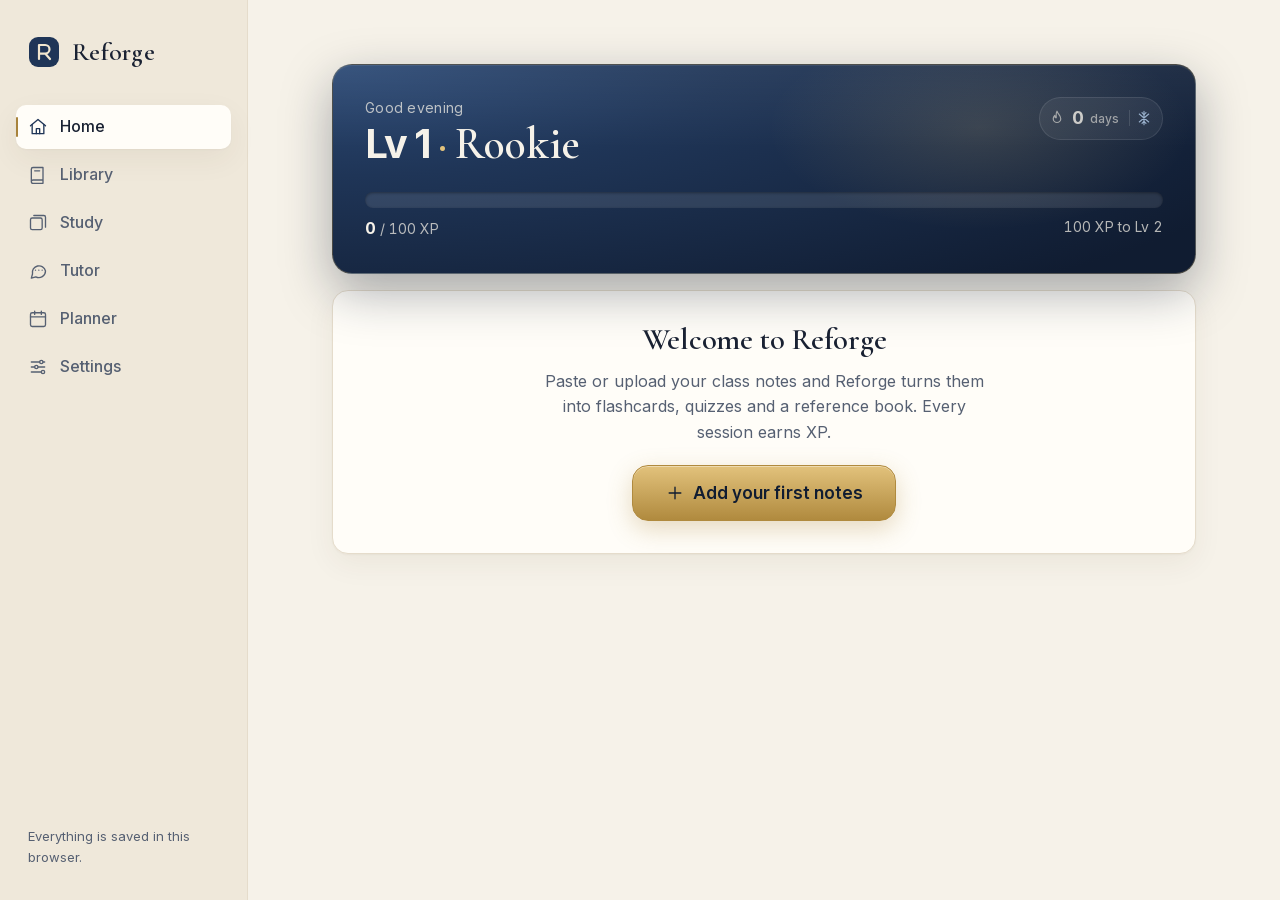
<file: src/index.html>
<!doctype html>
<html lang="en">
<head>
  <meta charset="utf-8">
  <meta name="viewport" content="width=device-width, initial-scale=1, viewport-fit=cover">
  <title>Reforge | Notes into study tools</title>
  <meta name="description" content="Paste or upload your class notes and Reforge turns them into flashcards, quizzes, exam questions and a printable reference book. Free and private.">
  <meta name="theme-color" content="#1f3557">
  <meta property="og:type" content="website">
  <meta property="og:site_name" content="Reforge">
  <meta property="og:title" content="Reforge | Notes into study tools">
  <meta property="og:description" content="Paste or upload your class notes and Reforge turns them into flashcards, quizzes, exam questions and a printable reference book. Free and private.">
  <meta property="og:url" content="https://reforge-study.netlify.app/">
  <meta property="og:image" content="https://reforge-study.netlify.app/og-image.jpg">
  <meta property="og:image:width" content="1200">
  <meta property="og:image:height" content="630">
  <meta property="og:image:alt" content="Reforge: paste your notes, get flashcards, quizzes and a reference book.">
  <meta name="twitter:card" content="summary_large_image">
  <meta name="twitter:title" content="Reforge | Notes into study tools">
  <meta name="twitter:description" content="Paste or upload your class notes and Reforge turns them into flashcards, quizzes, exam questions and a printable reference book. Free and private.">
  <meta name="twitter:image" content="https://reforge-study.netlify.app/og-image.jpg">
  <link rel="canonical" href="https://reforge-study.netlify.app/">
  <link rel="icon" href="icon.svg" type="image/svg+xml">
  <link rel="icon" href="icons/favicon-32.png" type="image/png" sizes="32x32">
  <link rel="apple-touch-icon" href="icons/apple-touch-icon.png">
  <link rel="manifest" href="manifest.json">
  <meta name="apple-mobile-web-app-capable" content="yes">
  <meta name="apple-mobile-web-app-status-bar-style" content="default">
  <meta name="apple-mobile-web-app-title" content="Reforge">
  <link rel="preload" href="fonts/inter-latin.woff2" as="font" type="font/woff2" crossorigin>
  <link rel="stylesheet" href="styles.css">
  <link rel="stylesheet" href="motion.css">
</head>
<body>
  <a class="skip-link" href="#view">Skip to content</a>

  <div class="app">
    <aside class="sidebar" aria-label="Main">
      <a class="brand" href="#/home" aria-label="Reforge home">
        <svg class="brand-mark" viewBox="0 0 32 32" aria-hidden="true"><rect x="1" y="1" width="30" height="30" rx="9"/><path d="M11 23V9h6.2a4.3 4.3 0 0 1 0 8.6H11m6.2 0L22 23"/></svg>
        <span class="brand-name">Reforge</span>
      </a>
      <nav class="nav" data-nav></nav>
      <div class="sidebar-foot">
        <span class="progress-badge" data-progress hidden></span>
        <p>Everything is saved in this browser.</p>
      </div>
    </aside>

    <header class="topbar">
      <a class="brand" href="#/home" aria-label="Reforge home">
        <svg class="brand-mark" viewBox="0 0 32 32" aria-hidden="true"><rect x="1" y="1" width="30" height="30" rx="9"/><path d="M11 23V9h6.2a4.3 4.3 0 0 1 0 8.6H11m6.2 0L22 23"/></svg>
        <span class="brand-name">Reforge</span>
      </a>
      <span class="progress-badge" data-progress hidden></span>
    </header>

    <main id="view" class="view" tabindex="-1"></main>

    <nav class="tabbar" aria-label="Main" data-nav></nav>
  </div>

  <dialog class="sheet" id="sheet" aria-labelledby="sheet-title"></dialog>
  <div class="toast-region" role="status" aria-live="polite"></div>

  <script src="motion.js"></script>
  <script src="core.js"></script>
  <script src="db.js"></script>
  <script src="srs.js"></script>
  <script src="rewards.js"></script>
  <script src="ai.js"></script>
  <script src="diagrams.js"></script>
  <script src="upload.js"></script>
  <script src="book.js"></script>
  <script src="library.js"></script>
  <script src="study.js"></script>
  <script src="tutor.js"></script>
  <script src="planner.js"></script>
  <script src="settings.js"></script>
  <script src="master.js"></script>
  <script src="home.js"></script>
  <script src="app.js"></script>
</body>
</html>
</file>
<file: src/styles.css>
/* Reforge styles.
   Light, luxurious and easy on the eyes for long sessions:
   warm ivory paper, ink-navy text, deep navy actions, antique gold highlights.
   Every colour, size and radius comes from the variables below. */

/* Fonts: self-hosted (Latin), so they load fast and work offline */
@font-face { font-family: "Inter"; font-style: normal; font-weight: 400 700; font-display: swap; src: url("fonts/inter-latin.woff2") format("woff2"); }
@font-face { font-family: "Cormorant Garamond"; font-style: normal; font-weight: 500 600; font-display: swap; src: url("fonts/cormorant-garamond-latin.woff2") format("woff2"); }

:root {
  /* Lookbook variables */
  --bg: #f6f2e9;
  --surface: #fffdf8;
  --text: #1a2233;
  --text-muted: #566072;
  --accent: #1f3557;
  --accent-contrast: #fbf8f1;
  --border: #e5dccb;
  --radius: 16px;
  --shadow: 0 1px 2px rgba(70, 52, 22, 0.04), 0 10px 30px rgba(70, 52, 22, 0.06);
  --section-space: 48px;
  --font-display: "Cormorant Garamond", "Iowan Old Style", Georgia, serif;
  --font-body: "Inter", system-ui, -apple-system, sans-serif;

  /* Extended palette */
  --bg-deep: #efe8da;
  --surface-sunken: #f4efe4;
  --glass: rgba(251, 248, 241, 0.72);
  --text-faint: #626979;
  --accent-hover: #162843;
  --accent-soft: #e6ebf2;
  --gold: #a8833c;
  --gold-text: #82632a;
  --gold-soft: #f2e7cf;
  --gold-wash: #faf3e3;
  --gold-deep: #7a5b22;
  --gold-deeper: #684c1a;
  --border-strong: #d5c9b1;
  --focus: #3a6ea5;
  --danger: #9b2c2c;
  --danger-soft: #f7e6e2;
  --danger-line: #e2b9b2;
  --success: #2f6b4f;
  --success-soft: #e3efe7;
  --mark: #f3e2b3;
  --scrim: rgba(26, 34, 51, 0.32);
  --hairline: rgba(0, 0, 0, 0.06);
  --on-accent-tint: rgba(255, 255, 255, 0.12);
  --paper: #ffffff;
  --shadow-lift: 0 1px 2px rgba(70, 52, 22, 0.05), 0 18px 40px rgba(70, 52, 22, 0.1);
  --shadow-sheet: 0 30px 80px rgba(26, 34, 51, 0.22);
  --shadow-toast: 0 12px 30px rgba(26, 34, 51, 0.25);
  --shadow-tab: 0 1px 3px rgba(70, 52, 22, 0.1);

  /* Subject colours: muted, distinct, all readable on ivory */
  --subject-navy: #2c4a7a;
  --subject-sage: #557359;
  --subject-burgundy: #8a3a45;
  --subject-ochre: #9c7024;
  --subject-teal: #2d6a6e;
  --subject-plum: #67497a;
  --subject-slate: #556072;
  --subject-terracotta: #a65a3a;

  /* Spacing scale */
  --space-1: 4px;
  --space-2: 8px;
  --space-3: 12px;
  --space-4: 16px;
  --space-5: 24px;
  --space-6: 32px;
  --space-7: 48px;
  --space-8: 64px;

  --radius-sm: 10px;
  --radius-pill: 999px;
  --ease: cubic-bezier(0.2, 0.7, 0.2, 1);
  --dur: 240ms;
  --sidebar-w: 248px;
  --tabbar-h: 64px;
  --content-max: 960px;
}

/* Base */
*, *::before, *::after { box-sizing: border-box; }
html { -webkit-text-size-adjust: 100%; scroll-padding-top: 80px; }
body {
  margin: 0;
  background: var(--bg);
  color: var(--text);
  font-family: var(--font-body);
  font-size: 16px;
  line-height: 1.6;
  -webkit-font-smoothing: antialiased;
  text-rendering: optimizeLegibility;
  overflow-x: hidden;
}
h1, h2, h3, p { margin: 0; }
h1, h2 {
  font-family: var(--font-display);
  font-weight: 600;
  letter-spacing: -0.01em;
  line-height: 1.1;
}
h1 { font-size: clamp(2.25rem, 1.6rem + 2.6vw, 3.25rem); }
h2 { font-size: clamp(1.6rem, 1.3rem + 1.2vw, 2rem); }
h3 { font-size: 1.0625rem; font-weight: 600; line-height: 1.35; }
a { color: var(--accent); text-underline-offset: 3px; }
a:hover { color: var(--accent-hover); }
button, input, textarea, select { font: inherit; color: inherit; }
svg { flex-shrink: 0; }
:focus-visible { outline: 2px solid var(--focus); outline-offset: 2px; border-radius: 6px; }
::selection { background: var(--mark); }
.visually-hidden {
  position: absolute; width: 1px; height: 1px; padding: 0; margin: -1px;
  overflow: hidden; clip: rect(0 0 0 0); white-space: nowrap; border: 0;
}
.skip-link {
  position: absolute; left: var(--space-4); top: -60px; z-index: 100;
  background: var(--accent); color: var(--accent-contrast);
  padding: var(--space-2) var(--space-4); border-radius: var(--radius-sm);
}
.skip-link:focus { top: var(--space-4); color: var(--accent-contrast); }

/* App frame */
.app { min-height: 100vh; min-height: 100dvh; }

.brand {
  display: inline-flex; align-items: center; gap: var(--space-3);
  text-decoration: none; color: var(--text);
}
.brand-mark { width: 32px; height: 32px; }
.brand-mark rect { fill: var(--accent); }
.brand-mark path { fill: none; stroke: var(--gold-soft); stroke-width: 2.2; stroke-linecap: round; stroke-linejoin: round; }
.brand-name { font-family: var(--font-display); font-size: 1.6rem; font-weight: 600; letter-spacing: 0.01em; }

.sidebar { display: none; }

.topbar {
  position: sticky; top: 0; z-index: 20;
  display: flex; align-items: center;
  padding: calc(var(--space-3) + env(safe-area-inset-top)) var(--space-4) var(--space-3);
  background: var(--glass);
  -webkit-backdrop-filter: saturate(1.4) blur(18px);
  backdrop-filter: saturate(1.4) blur(18px);
  border-bottom: 1px solid var(--border);
}

.view {
  max-width: var(--content-max);
  margin: 0 auto;
  padding: var(--space-6) var(--space-4) calc(var(--tabbar-h) + var(--space-7) + env(safe-area-inset-bottom));
  outline: none;
}

/* Bottom tab bar (phones) */
.tabbar {
  position: fixed; left: 0; right: 0; bottom: 0; z-index: 30;
  display: grid; grid-template-columns: repeat(5, 1fr);
  height: calc(var(--tabbar-h) + env(safe-area-inset-bottom));
  padding-bottom: env(safe-area-inset-bottom);
  background: var(--glass);
  -webkit-backdrop-filter: saturate(1.4) blur(18px);
  backdrop-filter: saturate(1.4) blur(18px);
  border-top: 1px solid var(--border);
}
.tabbar a {
  display: flex; flex-direction: column; align-items: center; justify-content: center; gap: 3px;
  min-height: 44px;
  font-size: 0.75rem; font-weight: 500; text-decoration: none;
  color: var(--text-muted);
  transition: color var(--dur) var(--ease);
}
.tabbar a svg { width: 22px; height: 22px; }
.tabbar a[aria-current="page"] { color: var(--accent); }
.tabbar a[aria-current="page"] svg { stroke-width: 2; }

/* Icons */
.icon { width: 20px; height: 20px; fill: none; stroke: currentColor; stroke-width: 1.6; stroke-linecap: round; stroke-linejoin: round; }

/* Desktop: sidebar */
@media (min-width: 900px) {
  .topbar, .tabbar { display: none; }
  .sidebar {
    position: fixed; inset: 0 auto 0 0; z-index: 20;
    width: var(--sidebar-w);
    display: flex; flex-direction: column; gap: var(--space-6);
    padding: var(--space-6) var(--space-4);
    background: var(--bg-deep);
    border-right: 1px solid var(--border);
  }
  .sidebar .brand { padding: 0 var(--space-3); }
  .nav { display: flex; flex-direction: column; gap: var(--space-1); }
  .nav a {
    position: relative;
    display: flex; align-items: center; gap: var(--space-3);
    min-height: 44px; padding: 0 var(--space-3);
    border-radius: var(--radius-sm);
    color: var(--text-muted); text-decoration: none; font-weight: 500;
    transition: background-color var(--dur) var(--ease), color var(--dur) var(--ease);
  }
  .nav a:hover { background: var(--surface-sunken); color: var(--text); }
  .nav a[aria-current="page"] { background: var(--surface); color: var(--text); box-shadow: var(--shadow); }
  .nav a[aria-current="page"]::before {
    content: ""; position: absolute; left: 0; top: 12px; bottom: 12px; width: 2px;
    border-radius: 2px; background: var(--gold);
  }
  .nav a[aria-current="page"] .icon { color: var(--accent); }
    .sidebar-foot { margin-top: auto; padding: 0 var(--space-3); font-size: 0.8125rem; color: var(--text-muted); }
  .view {
    margin-left: calc(var(--sidebar-w) + max(0px, (100vw - var(--sidebar-w) - var(--content-max)) / 2));
    padding: var(--space-8) var(--space-7) var(--space-8);
  }
}

/* Page header */
.page-head { display: flex; flex-wrap: wrap; align-items: flex-end; justify-content: space-between; gap: var(--space-4); margin-bottom: var(--space-6); }
.page-head .eyebrow { margin-bottom: var(--space-2); }
.page-head p.lead { margin-top: var(--space-2); color: var(--text-muted); max-width: 52ch; }
.eyebrow {
  display: inline-flex; align-items: center; gap: var(--space-2);
  font-size: 0.75rem; font-weight: 600; letter-spacing: 0.14em; text-transform: uppercase;
  color: var(--gold-text);
}
.eyebrow::before { content: ""; width: 18px; height: 1px; background: var(--gold); }
.head-actions { display: flex; flex-wrap: wrap; gap: var(--space-2); }

.back {
  display: inline-flex; align-items: center; gap: var(--space-1);
  min-height: 44px; margin: calc(var(--space-3) * -1) 0 var(--space-2) calc(var(--space-2) * -1);
  padding: 0 var(--space-2);
  color: var(--text-muted); text-decoration: none; font-size: 0.9375rem; font-weight: 500;
}
.back:hover { color: var(--text); }
.back .icon { width: 18px; height: 18px; }

.section { margin-top: var(--section-space); }
.section-head { display: flex; align-items: baseline; justify-content: space-between; gap: var(--space-4); margin-bottom: var(--space-4); }
.section-head h2 { font-size: 1.6rem; }
.count { color: var(--text-muted); font-size: 0.875rem; font-variant-numeric: tabular-nums; }

/* Buttons */
.btn {
  display: inline-flex; align-items: center; justify-content: center; gap: var(--space-2);
  min-height: 44px; padding: 0 var(--space-5);
  border: 1px solid transparent; border-radius: var(--radius-pill);
  font-size: 0.9375rem; font-weight: 600; letter-spacing: 0.005em;
  text-decoration: none; white-space: nowrap; cursor: pointer;
  background: var(--surface); color: var(--text); border-color: var(--border-strong);
}
.btn:hover { background: var(--surface-sunken); color: var(--text); }
.btn .icon { width: 18px; height: 18px; }
.btn-primary { background: var(--accent); color: var(--accent-contrast); border-color: var(--accent); }
.btn-primary:hover { background: var(--accent-hover); color: var(--accent-contrast); }
.btn-quiet { background: transparent; border-color: transparent; color: var(--text-muted); padding: 0 var(--space-3); }
.btn-quiet:hover { background: var(--surface-sunken); }
.btn-danger { background: var(--danger); color: var(--accent-contrast); border-color: var(--danger); }
.btn-danger:hover { background: var(--danger); filter: brightness(0.92); color: var(--accent-contrast); }
.btn-icon { width: 44px; padding: 0; }
.btn[disabled] { opacity: 0.5; cursor: not-allowed; transform: none; }

/* Fields */
.field { display: grid; gap: var(--space-2); }
.field + .field { margin-top: var(--space-5); }
.label { font-size: 0.875rem; font-weight: 600; }
.hint { font-size: 0.875rem; color: var(--text-muted); }
.input, .textarea, .select {
  width: 100%; min-height: 48px;
  padding: var(--space-3) var(--space-4);
  background: var(--surface);
  border: 1px solid var(--border-strong);
  border-radius: var(--radius-sm);
  font-size: 1rem;
  transition: border-color var(--dur) var(--ease), box-shadow var(--dur) var(--ease);
}
.input::placeholder, .textarea::placeholder { color: var(--text-faint); }
.input:focus, .textarea:focus, .select:focus { outline: none; border-color: var(--focus); box-shadow: 0 0 0 3px var(--accent-soft); }
.textarea { resize: vertical; line-height: 1.65; }
.select {
  appearance: none; -webkit-appearance: none; cursor: pointer;
  padding-right: var(--space-7);
  background-image: linear-gradient(45deg, transparent 50%, var(--text-muted) 50%), linear-gradient(135deg, var(--text-muted) 50%, transparent 50%);
  background-position: calc(100% - 22px) 50%, calc(100% - 16px) 50%;
  background-size: 6px 6px; background-repeat: no-repeat;
}
.input-row { display: flex; gap: var(--space-2); }
.input-row .input { flex: 1; min-width: 0; }

/* Search */
.search { position: relative; margin-bottom: var(--space-6); }
.search .icon { position: absolute; left: var(--space-4); top: 50%; transform: translateY(-50%); color: var(--text-muted); pointer-events: none; }
.search .input { padding-left: calc(var(--space-4) + 28px); border-radius: var(--radius-pill); background: var(--surface); }

/* Cards */
.card {
  background: var(--surface);
  border: 1px solid var(--border);
  border-radius: var(--radius);
  box-shadow: var(--shadow);
}
.panel { padding: var(--space-5); }
@media (min-width: 600px) { .panel { padding: var(--space-6); } }
.panel + .panel { margin-top: var(--space-5); }
.panel-head { margin-bottom: var(--space-5); }
.panel-head h2 { font-size: 1.6rem; }
.panel-head p { margin-top: var(--space-1); color: var(--text-muted); font-size: 0.9375rem; }

.subject-grid { display: grid; grid-template-columns: repeat(auto-fill, minmax(220px, 1fr)); gap: var(--space-4); }
.subject-card {
  position: relative; display: flex; flex-direction: column; justify-content: space-between; gap: var(--space-6);
  min-height: 148px; padding: var(--space-5);
  color: var(--text); text-decoration: none; overflow: hidden;
}
.subject-card::before {
  content: ""; position: absolute; inset: 0 0 auto 0; height: 4px; background: var(--subject, var(--accent));
}
.subject-card:hover { color: var(--text); box-shadow: var(--shadow-lift); }
.subject-card h3 { font-family: var(--font-display); font-size: 1.75rem; font-weight: 600; line-height: 1.1; overflow-wrap: anywhere; }
.subject-meta { display: flex; align-items: center; justify-content: space-between; gap: var(--space-3); color: var(--text-muted); font-size: 0.875rem; }
.dot { width: 10px; height: 10px; border-radius: 50%; background: var(--subject, var(--accent)); flex-shrink: 0; }
.subject-card .arrow { color: var(--text-faint); transition: transform var(--dur) var(--ease), color var(--dur) var(--ease); }
.subject-card:hover .arrow { color: var(--accent); transform: translateX(3px); }

.add-card {
  display: flex; flex-direction: column; align-items: center; justify-content: center; gap: var(--space-2);
  min-height: 148px; padding: var(--space-5);
  border: 1px dashed var(--border-strong); border-radius: var(--radius);
  background: transparent; color: var(--text-muted); cursor: pointer; font-weight: 500;
  transition: border-color var(--dur) var(--ease), color var(--dur) var(--ease), background-color var(--dur) var(--ease);
}
.add-card:hover { border-color: var(--gold); color: var(--text); background: var(--surface); }

/* Note list */
.note-list { list-style: none; margin: 0; padding: 0; overflow: hidden; }
.note-list li + li { border-top: 1px solid var(--border); }
.note-row {
  display: grid; grid-template-columns: 1fr auto; align-items: center; gap: var(--space-4);
  padding: var(--space-4) var(--space-5);
  color: var(--text); text-decoration: none;
  transition: background-color var(--dur) var(--ease);
}
.note-row:hover { background: var(--surface-sunken); color: var(--text); }
.note-row h3 { overflow-wrap: anywhere; }
.note-row p { margin-top: var(--space-1); color: var(--text-muted); font-size: 0.875rem; overflow: hidden; display: -webkit-box; -webkit-line-clamp: 2; -webkit-box-orient: vertical; overflow-wrap: anywhere; }
.note-row .when { color: var(--text-muted); font-size: 0.8125rem; white-space: nowrap; font-variant-numeric: tabular-nums; }
.note-row .tag { display: inline-flex; align-items: center; gap: var(--space-2); margin-bottom: var(--space-1); font-size: 0.75rem; font-weight: 600; color: var(--text-muted); }
.note-row .tag .dot { width: 8px; height: 8px; }
mark { background: var(--mark); color: inherit; border-radius: 3px; padding: 0 2px; }

/* Note editor */
.note-title {
  width: 100%; padding: 0; border: 0; background: transparent;
  font-family: var(--font-display); font-size: clamp(2rem, 1.5rem + 2vw, 2.75rem); font-weight: 600; line-height: 1.15;
  letter-spacing: -0.01em;
}
.note-title:focus { outline: none; }
.note-title::placeholder { color: var(--text-faint); }
.note-bar { display: flex; flex-wrap: wrap; align-items: center; justify-content: space-between; gap: var(--space-3); margin: var(--space-3) 0 var(--space-5); color: var(--text-muted); font-size: 0.875rem; }
.note-bar .subject-tag { display: inline-flex; align-items: center; gap: var(--space-2); font-weight: 600; color: var(--text); }
.save-state { display: inline-flex; align-items: center; gap: var(--space-2); }
.save-state::before { content: ""; width: 6px; height: 6px; border-radius: 50%; background: var(--success); }
.save-state[data-state="saving"]::before { background: var(--gold); }
.source-text {
  min-height: 52vh; padding: var(--space-5);
  border-radius: var(--radius); border-color: var(--border);
  font-size: 1.0625rem; line-height: 1.75;
}
@media (min-width: 600px) { .source-text { padding: var(--space-6); } }

/* Empty states */
.empty {
  display: grid; justify-items: center; gap: var(--space-3);
  padding: var(--space-8) var(--space-5);
  text-align: center;
}
.empty-mark {
  display: grid; place-items: center; width: 56px; height: 56px; margin-bottom: var(--space-2);
  border-radius: 50%; background: var(--gold-soft); color: var(--gold-text);
}
.empty-mark .icon { width: 24px; height: 24px; }
.empty h2 { font-size: 1.75rem; }
.empty p { max-width: 42ch; color: var(--text-muted); }
.empty .btn { margin-top: var(--space-3); }

/* Settings */
.status-line { display: flex; align-items: flex-start; gap: var(--space-2); margin-top: var(--space-3); font-size: 0.9375rem; }
.status-line[hidden] { display: none; }
.status-line[data-tone="ok"] { color: var(--success); }
.status-line[data-tone="error"] { color: var(--danger); }
.status-line[data-tone="busy"] { color: var(--text-muted); }
.status-line .icon { width: 18px; height: 18px; margin-top: 3px; }
.key-actions { display: flex; flex-wrap: wrap; gap: var(--space-2); margin-top: var(--space-4); }
.model-options { display: grid; gap: var(--space-2); }
.radio-card {
  display: flex; align-items: flex-start; gap: var(--space-3);
  padding: var(--space-4); border: 1px solid var(--border-strong); border-radius: var(--radius-sm);
  cursor: pointer; transition: border-color var(--dur) var(--ease), background-color var(--dur) var(--ease);
}
.radio-card:hover { background: var(--surface-sunken); }
.radio-card:has(input:checked) { border-color: var(--accent); background: var(--accent-soft); }
.radio-card input { margin-top: 5px; accent-color: var(--accent); width: 16px; height: 16px; }
.radio-card strong { display: block; font-weight: 600; }
.radio-card span { display: block; font-size: 0.875rem; color: var(--text-muted); }
.stats { display: grid; grid-template-columns: repeat(2, 1fr); gap: var(--space-4); }
.stat { padding: var(--space-4); border-radius: var(--radius-sm); background: var(--surface-sunken); }
.stat strong { display: block; font-family: var(--font-display); font-size: 2rem; font-weight: 600; line-height: 1.1; font-variant-numeric: tabular-nums; }
.stat span { font-size: 0.875rem; color: var(--text-muted); }

/* Sheet (dialog) */
.sheet {
  width: min(560px, calc(100vw - 2 * var(--space-4)));
  max-height: calc(100dvh - 2 * var(--space-6));
  margin: auto; padding: 0;
  border: 1px solid var(--border); border-radius: var(--radius);
  background: var(--surface); color: var(--text);
  box-shadow: var(--shadow-sheet);
}
.sheet::backdrop { background: var(--scrim); -webkit-backdrop-filter: blur(4px); backdrop-filter: blur(4px); }
.sheet form { display: flex; flex-direction: column; max-height: inherit; }
.sheet-body { padding: var(--space-6) var(--space-5) var(--space-5); overflow-y: auto; }
@media (min-width: 600px) { .sheet-body { padding: var(--space-6); } }
.sheet-body h2 { margin-bottom: var(--space-2); }
.sheet-body > p { color: var(--text-muted); margin-bottom: var(--space-5); }
.sheet-foot {
  display: flex; justify-content: flex-end; flex-wrap: wrap; gap: var(--space-2);
  padding: var(--space-4) var(--space-5);
  border-top: 1px solid var(--border); background: var(--surface-sunken);
  border-radius: 0 0 var(--radius) var(--radius);
}
.sheet .textarea { min-height: 220px; }
@media (max-width: 599px) {
  .sheet { width: 100vw; max-width: 100vw; margin: auto 0 0; border-radius: var(--radius) var(--radius) 0 0; border-bottom: 0; max-height: 92dvh; }
  .sheet-foot { border-radius: 0; padding-bottom: calc(var(--space-4) + env(safe-area-inset-bottom)); }
  .sheet-foot .btn { flex: 1; }
}

.swatches { display: flex; flex-wrap: wrap; gap: var(--space-3); border: 0; margin: 0; padding: 0; }
.swatch { position: relative; }
.swatch input { position: absolute; opacity: 0; inset: 0; margin: 0; cursor: pointer; }
.swatch span {
  display: block; width: 40px; height: 40px; border-radius: 50%;
  background: var(--subject); box-shadow: inset 0 0 0 1px var(--hairline);
  transition: transform var(--dur) var(--ease), box-shadow var(--dur) var(--ease);
}
.swatch input:checked + span { box-shadow: 0 0 0 2px var(--surface), 0 0 0 4px var(--subject); }
.swatch input:focus-visible + span { outline: 2px solid var(--focus); outline-offset: 5px; }

/* Toasts */
.toast-region {
  position: fixed; left: 50%; transform: translateX(-50%); z-index: 60;
  bottom: calc(var(--tabbar-h) + var(--space-4) + env(safe-area-inset-bottom));
  display: grid; gap: var(--space-2); width: min(420px, calc(100vw - 2 * var(--space-4)));
  pointer-events: none;
}
@media (min-width: 900px) { .toast-region { bottom: var(--space-6); left: calc(50% + var(--sidebar-w) / 2); } }
.toast {
  padding: var(--space-3) var(--space-5);
  border-radius: var(--radius-pill);
  background: var(--text); color: var(--accent-contrast);
  font-size: 0.9375rem; font-weight: 500; text-align: center;
  box-shadow: var(--shadow-toast);
  animation: toast-in var(--dur) var(--ease) both;
}
.toast.leaving { animation: toast-out 200ms var(--ease) both; }
@keyframes toast-in { from { opacity: 0; transform: translateY(8px); } }
@keyframes toast-out { to { opacity: 0; transform: translateY(8px); } }

/* Small screens */
@media (max-width: 520px) {
  .page-head { align-items: stretch; }
  .head-actions { width: 100%; }
  .head-actions .btn-primary { flex: 1; }
  .subject-grid { grid-template-columns: 1fr 1fr; gap: var(--space-3); }
  .subject-card, .add-card { min-height: 128px; padding: var(--space-4); }
  .subject-card h3 { font-size: 1.4rem; }
  .note-row { padding: var(--space-4); }
  .stats { grid-template-columns: 1fr 1fr; }
}

/* ===================================================================
   Stage 2+ components
   =================================================================== */

/* Small additions to base pieces */
.btn-small { min-height: 36px; padding: 0 var(--space-4); font-size: 0.875rem; }
.btn-small.btn-icon { width: 36px; }
.btn-wide { width: 100%; }
.btn-gold { background: var(--gold-deep); border-color: var(--gold-deep); color: var(--accent-contrast); }
.btn-gold:hover { background: var(--gold-deeper); color: var(--accent-contrast); }
.btn[aria-disabled="true"] { opacity: 0.5; pointer-events: none; }
kbd {
  display: inline-grid; place-items: center; min-width: 22px; height: 22px; padding: 0 5px;
  border: 1px solid currentColor; border-radius: 6px; opacity: 0.6;
  font-family: var(--font-body); font-size: 0.6875rem; font-weight: 600;
}
code { font-family: ui-monospace, "SF Mono", Menlo, monospace; font-size: 0.92em; }
.chip {
  display: inline-flex; align-items: center; gap: var(--space-1);
  padding: 2px 10px; border-radius: var(--radius-pill);
  background: var(--surface-sunken); border: 1px solid var(--border);
  font-size: 0.75rem; font-weight: 600; color: var(--text-muted);
}
.chip .icon { width: 14px; height: 14px; }
.gold-text { color: var(--gold-text); }
.ok-text { color: var(--success); font-weight: 600; }
.bad-text { color: var(--danger); font-weight: 600; }
.link-btn { padding: 0; border: 0; background: none; color: var(--accent); text-decoration: underline; text-underline-offset: 3px; cursor: pointer; }
.textarea-short { min-height: 96px !important; }
.label-row { display: flex; align-items: center; justify-content: space-between; gap: var(--space-2); }
.upload-btn { cursor: pointer; min-height: 44px; }
.upload-btn:focus-within { outline: 2px solid var(--focus); outline-offset: 2px; }
label.btn:focus-within { outline: 2px solid var(--focus); outline-offset: 2px; }
.check-row {
  display: flex; gap: var(--space-3); align-items: flex-start; margin-top: var(--space-5);
  padding: var(--space-4); border: 1px solid var(--border); border-radius: var(--radius-sm); background: var(--surface-sunken); cursor: pointer;
}
.check-row input { margin-top: 4px; width: 18px; height: 18px; accent-color: var(--accent); flex-shrink: 0; }
.check-row strong { display: block; font-size: 0.9375rem; }
.check-row span span { display: block; font-size: 0.875rem; color: var(--text-muted); }
.sheet-wide { width: min(720px, calc(100vw - 2 * var(--space-4))); }
.sheet-foot-left { margin-right: auto; }
.model-options { border: 0; margin: 0; padding: 0; }
.stats { grid-template-columns: repeat(3, 1fr); }
.spinner {
  display: inline-block; width: 14px; height: 14px; flex-shrink: 0; margin-top: 4px;
  border: 2px solid var(--border-strong); border-top-color: var(--accent); border-radius: 50%;
  animation: spin 0.8s linear infinite;
}
@keyframes spin { to { transform: rotate(360deg); } }

/* Progress bars */
.bar { height: 6px; border-radius: var(--radius-pill); background: var(--surface-sunken); overflow: hidden; }
.bar > span { display: block; height: 100%; border-radius: inherit; background: var(--accent); transition: width 300ms var(--ease); }
.bar-gold > span { background: var(--gold); }
.bar-live > span { background: linear-gradient(90deg, var(--accent) 0%, var(--focus) 50%, var(--accent) 100%); background-size: 200% 100%; animation: shimmer 1.4s linear infinite; }

/* Loading skeleton */
.skeleton { display: grid; gap: var(--space-3); }
.skeleton span {
  display: block; height: 12px; border-radius: var(--radius-pill);
  background: linear-gradient(90deg, var(--surface-sunken) 0%, var(--bg-deep) 50%, var(--surface-sunken) 100%);
  background-size: 200% 100%; animation: shimmer 1.4s ease-in-out infinite;
}
@keyframes shimmer { from { background-position: 200% 0; } to { background-position: -200% 0; } }
.loading-note { margin-top: var(--space-4); }

/* Library extras */
.due-pill { color: var(--gold-text); font-weight: 600; }
.quick-row { display: grid; grid-template-columns: repeat(auto-fit, minmax(150px, 1fr)); gap: var(--space-3); margin-bottom: var(--space-5); }
.quick {
  display: flex; align-items: center; gap: var(--space-3); min-height: 56px; padding: var(--space-3) var(--space-4);
  border: 1px solid var(--border); border-radius: var(--radius-sm); background: var(--surface);
  color: var(--text); text-decoration: none; font-size: 0.9375rem; font-weight: 500;
  transition: border-color var(--dur) var(--ease), background-color var(--dur) var(--ease);
}
.quick:hover { border-color: var(--gold); color: var(--text); }
.quick .icon { color: var(--accent); }
.note-row .when { display: flex; align-items: center; gap: var(--space-3); }
.ready { display: inline-flex; align-items: center; gap: 4px; color: var(--success); font-weight: 600; }
.ready .icon { width: 14px; height: 14px; }

/* Generate panel */
.gen-panel { padding: var(--space-5); margin-bottom: var(--space-5); }
.gen-intro { display: flex; flex-wrap: wrap; align-items: center; justify-content: space-between; gap: var(--space-4); border-color: var(--gold-soft); background: linear-gradient(180deg, var(--surface) 0%, var(--gold-wash) 100%); }
.gen-intro h2, .gen-head h2 { font-size: 1.5rem; }
.gen-intro p { margin-top: var(--space-1); color: var(--text-muted); max-width: 54ch; font-size: 0.9375rem; }
.gen-head { display: flex; align-items: center; justify-content: space-between; gap: var(--space-3); margin-bottom: var(--space-4); }
.gen-badge { display: inline-flex; align-items: center; gap: var(--space-2); font-size: 0.875rem; font-weight: 600; color: var(--text-muted); }
.gen-badge .spinner { margin: 0; }
.gen-steps { list-style: none; margin: 0; padding: 0; display: grid; gap: var(--space-3); }
@media (min-width: 700px) { .gen-steps { grid-template-columns: 1fr 1fr; column-gap: var(--space-6); } }
.gen-step-head { display: flex; justify-content: space-between; gap: var(--space-3); margin-bottom: 6px; font-size: 0.875rem; }
.gen-name { display: inline-flex; align-items: center; gap: var(--space-2); font-weight: 600; }
.gen-name .icon { width: 16px; height: 16px; }
.gen-step[data-state="done"] .gen-name .icon { color: var(--success); }
.gen-step[data-state="error"] .gen-name .icon { color: var(--danger); }
.gen-dot { width: 8px; height: 8px; margin: 0 4px; border-radius: 50%; background: var(--border-strong); }
.gen-step[data-state="working"] .gen-dot { background: var(--accent); }
.gen-state { color: var(--text-muted); }
.gen-step[data-state="done"] .bar > span { background: var(--success); }
.gen-error { display: flex; align-items: center; justify-content: space-between; gap: var(--space-3); margin-top: var(--space-2); font-size: 0.8125rem; color: var(--danger); }
.gen-step[data-state="idle"] .gen-error { color: var(--text-muted); }

/* Tabs */
.tabs {
  display: flex; gap: var(--space-1); margin-bottom: var(--space-5); padding: 4px;
  overflow-x: auto; scrollbar-width: none;
  background: var(--surface-sunken); border: 1px solid var(--border); border-radius: var(--radius-pill);
}
.tabs::-webkit-scrollbar { display: none; }
.tabs button {
  flex: 0 0 auto; min-height: 40px; padding: 0 var(--space-4);
  border: 0; border-radius: var(--radius-pill); background: transparent; cursor: pointer;
  font-size: 0.875rem; font-weight: 600; color: var(--text-muted); white-space: nowrap;
  transition: background-color var(--dur) var(--ease), color var(--dur) var(--ease);
}
.tabs button:hover { color: var(--text); }
.tabs button[aria-selected="true"] { background: var(--surface); color: var(--text); box-shadow: var(--shadow-tab); }
.tabs button.is-empty { color: var(--text-faint); }

/* Clean notes */
.clean-notes section + section { margin-top: var(--space-6); }
.clean-notes h3, .summary h3 { font-family: var(--font-display); font-size: 1.5rem; font-weight: 600; margin-bottom: var(--space-3); }
.clean-notes ul, .summary ul { margin: 0; padding-left: 1.2em; display: grid; gap: var(--space-2); }
.clean-notes li::marker, .summary li::marker { color: var(--gold); }
.clean-notes strong, .summary strong { color: var(--accent); }
.formula-box {
  margin-bottom: var(--space-6); padding: var(--space-4) var(--space-5);
  border: 1px solid var(--gold-soft); border-left: 3px solid var(--gold); border-radius: var(--radius-sm); background: var(--gold-wash);
}
.formula-box h3 { font-family: var(--font-body) !important; font-size: 0.75rem !important; letter-spacing: 0.14em; text-transform: uppercase; color: var(--gold-text); margin-bottom: var(--space-3) !important; }
.formula-box ul { list-style: none; padding: 0 !important; }
.formula-box li { display: flex; flex-wrap: wrap; align-items: baseline; gap: var(--space-2) var(--space-3); }
.formula-box li span { font-size: 0.875rem; color: var(--text-muted); min-width: 120px; }
.formula-box code { font-size: 1rem; color: var(--text); overflow-wrap: anywhere; }
.terms dl { margin: 0; display: grid; gap: var(--space-3); }
.terms dl div { display: grid; gap: 2px; padding-bottom: var(--space-3); border-bottom: 1px solid var(--border); }
.terms dl div:last-child { border-bottom: 0; padding-bottom: 0; }
.terms dt { font-weight: 600; }
.terms dd { margin: 0; color: var(--text-muted); }
.summary li { font-size: 1.0625rem; }

/* Flashcard list */
.tab-actions { display: flex; flex-wrap: wrap; gap: var(--space-2); margin-bottom: var(--space-4); }
.card-list { list-style: none; margin: 0; padding: 0; display: grid; gap: var(--space-3); }
.flash-row { display: flex; align-items: flex-start; justify-content: space-between; gap: var(--space-3); padding: var(--space-4) var(--space-5); box-shadow: none; }
.flash-front { font-weight: 600; overflow-wrap: anywhere; }
.flash-back { margin-top: var(--space-1); color: var(--text-muted); font-size: 0.9375rem; overflow-wrap: anywhere; }
.row-actions { display: flex; align-items: center; gap: var(--space-1); flex-shrink: 0; }

.launch { display: flex; flex-wrap: wrap; align-items: center; justify-content: space-between; gap: var(--space-4); }
.launch h2 { font-size: 1.6rem; }
.launch p { color: var(--text-muted); margin-top: var(--space-1); }
.exam-preview { margin: var(--space-4) 0 0; padding-left: 1.4em; display: grid; gap: var(--space-3); }
.exam-preview li { padding-left: var(--space-1); }
.exam-preview li::marker { color: var(--gold-text); font-weight: 600; }
.exam-preview li > span:first-child { display: block; }
.marks { font-size: 0.8125rem; font-weight: 600; color: var(--gold-text); white-space: nowrap; }

/* Diagrams */
.diagram { display: block; width: 100%; height: auto; font-family: var(--font-body); }
.d-grid { stroke: var(--border); stroke-width: 0.6; }
.d-axis { stroke: var(--text); stroke-width: 1.2; }
.d-arrowhead { fill: var(--text); }
.d-tick { font-size: 9px; fill: var(--text-muted); }
.d-axis-label { font-size: 11px; font-style: italic; fill: var(--text); }
.d-curve { fill: none; stroke: var(--accent); stroke-width: 2.2; stroke-linejoin: round; stroke-linecap: round; }
.d-curve-1 { stroke: var(--subject-burgundy); }
.d-curve-2 { stroke: var(--subject-sage); }
.d-point { fill: var(--gold); stroke: var(--surface); stroke-width: 1.5; }
.d-label { font-size: 11px; font-weight: 600; fill: var(--text); }
.d-halo { paint-order: stroke; stroke: var(--surface); stroke-width: 3px; stroke-linejoin: round; }
.d-shape { fill: var(--accent-soft); stroke: var(--accent); stroke-width: 2; stroke-linejoin: round; }
.d-thin { fill: none; stroke: var(--text-muted); stroke-width: 1.2; }

/* Study hub */
.due-hero {
  display: flex; flex-wrap: wrap; align-items: center; justify-content: space-between; gap: var(--space-5);
  padding: var(--space-5) var(--space-6);
  background: linear-gradient(135deg, var(--surface) 40%, var(--gold-wash) 100%); border-color: var(--gold-soft);
}
.due-hero > div { display: flex; align-items: center; gap: var(--space-5); }
.due-number { font-family: var(--font-display); font-size: 4rem; font-weight: 600; line-height: 1; color: var(--accent); font-variant-numeric: tabular-nums; }
.due-hero h2 { font-size: 1.6rem; }
.due-hero p { color: var(--text-muted); margin-top: var(--space-1); max-width: 40ch; }
.subject-study-list { list-style: none; margin: 0; padding: 0; display: grid; grid-template-columns: repeat(auto-fill, minmax(280px, 1fr)); gap: var(--space-4); }
.subject-study { padding: var(--space-5); border-top: 3px solid var(--subject); }
.ss-head { display: flex; align-items: center; justify-content: space-between; gap: var(--space-3); margin-bottom: var(--space-4); }
.ss-head h3 { display: flex; align-items: center; gap: var(--space-2); font-family: var(--font-display); font-size: 1.5rem; }
.spark { display: flex; align-items: flex-end; gap: 4px; height: 44px; }
.spark span { flex: 1; max-width: 18px; border-radius: 3px 3px 0 0; background: var(--subject); opacity: 0.75; }
.spark span.exam { opacity: 0.45; }
.ss-meta { margin-top: var(--space-2); font-size: 0.8125rem; color: var(--text-muted); }
.ss-actions { display: flex; flex-wrap: wrap; gap: var(--space-2); margin-top: var(--space-4); }

/* Sessions */
.session-head { align-items: center; margin-bottom: var(--space-4); }
.session-count { font-size: 0.9375rem; font-weight: 600; color: var(--text-muted); font-variant-numeric: tabular-nums; }
.session-bar { margin-bottom: var(--space-6); }

.flashcard { perspective: 1400px; cursor: pointer; outline: none; touch-action: pan-y; transition: transform 200ms var(--ease); }
.flashcard:focus-visible .face { outline: 2px solid var(--focus); outline-offset: 3px; }
.flashcard-inner { position: relative; min-height: 300px; transform-style: preserve-3d; transition: transform 500ms var(--ease); }
.flashcard.is-flipped .flashcard-inner { transform: rotateY(180deg); }
.face {
  position: absolute; inset: 0; display: flex; flex-direction: column; align-items: center; justify-content: center; gap: var(--space-4);
  padding: var(--space-6) var(--space-5); text-align: center;
  background: var(--surface); border: 1px solid var(--border); border-radius: var(--radius); box-shadow: var(--shadow);
  backface-visibility: hidden; -webkit-backface-visibility: hidden; overflow-wrap: anywhere;
}
.face p { font-size: clamp(1.125rem, 1rem + 0.8vw, 1.5rem); line-height: 1.45; max-width: 36ch; }
.face.back { transform: rotateY(180deg); background: linear-gradient(180deg, var(--surface) 0%, var(--gold-wash) 100%); }
.face-label { font-size: 0.75rem; font-weight: 600; letter-spacing: 0.14em; text-transform: uppercase; color: var(--gold-text); }
.review-controls { margin-top: var(--space-5); }
.ratings { display: grid; grid-template-columns: repeat(3, 1fr); gap: var(--space-2); }
.rating { flex-direction: column; gap: 2px; min-height: 64px; padding: var(--space-2); border-radius: var(--radius-sm); }
.rating strong { font-size: 0.9375rem; }
.rating span { font-size: 0.75rem; font-weight: 500; color: var(--text-muted); }
.rating kbd { display: none; }
.rating-again { border-color: var(--danger-line); }
.rating-again strong { color: var(--danger); }
.rating-good { border-color: var(--accent); }
.rating-easy strong { color: var(--success); }
.review-tools { display: flex; flex-wrap: wrap; align-items: center; justify-content: space-between; gap: var(--space-2); margin-top: var(--space-4); }
.show-touch { display: none; }
@media (hover: none) and (pointer: coarse) { .show-touch { display: inline; } .hide-touch { display: none; } }
@media (hover: hover) { .rating kbd { display: inline-grid; margin-top: 2px; } }
.finish .finish-actions, .result .finish-actions { display: flex; flex-wrap: wrap; justify-content: center; gap: var(--space-2); margin-top: var(--space-4); }
.result .finish-actions { justify-content: flex-start; margin-top: var(--space-6); }
.empty-mark.gold { background: var(--gold); color: var(--accent-contrast); }

.quiz-card .chip { margin-bottom: var(--space-3); }
.quiz-q { font-family: var(--font-body); font-size: clamp(1.125rem, 1rem + 0.6vw, 1.375rem); font-weight: 600; line-height: 1.45; letter-spacing: 0; margin-bottom: var(--space-5); overflow-wrap: anywhere; }
.options { display: grid; gap: var(--space-2); }
.option {
  display: flex; align-items: center; gap: var(--space-3); width: 100%; min-height: 56px; padding: var(--space-3) var(--space-4);
  border: 1px solid var(--border-strong); border-radius: var(--radius-sm); background: var(--surface);
  text-align: left; cursor: pointer; font-size: 1rem; overflow-wrap: anywhere;
  transition: border-color var(--dur) var(--ease), background-color var(--dur) var(--ease);
}
.option:hover:not(:disabled) { border-color: var(--accent); background: var(--accent-soft); }
.option:disabled { cursor: default; }
.option.is-correct { border-color: var(--success); background: var(--success-soft); }
.option.is-wrong { border-color: var(--danger); background: var(--danger-soft); }
.option kbd { flex-shrink: 0; }
#feedback > .btn { margin-top: var(--space-4); }
.feedback { margin-top: var(--space-5); padding: var(--space-4); border-radius: var(--radius-sm); background: var(--surface-sunken); border-left: 3px solid var(--border-strong); }
.feedback.ok { background: var(--success-soft); border-left-color: var(--success); }
.feedback.bad { background: var(--danger-soft); border-left-color: var(--danger); }
.feedback.mid { background: var(--gold-wash); border-left-color: var(--gold); }
.feedback strong { display: block; margin-bottom: var(--space-1); }
.feedback p + p { margin-top: var(--space-1); }
.m-label { font-weight: 600; }
.exam-meta { display: flex; flex-wrap: wrap; justify-content: space-between; align-items: center; gap: var(--space-2); margin-bottom: var(--space-3); }
.exam-meta .chip { margin: 0; }
.quiz-card .textarea { min-height: 160px; }
.exam-actions { display: flex; flex-wrap: wrap; justify-content: flex-end; gap: var(--space-2); margin-top: var(--space-3); }
.model { margin-top: var(--space-3); border: 1px solid var(--border); border-radius: var(--radius-sm); }
.model summary { padding: var(--space-3) var(--space-4); cursor: pointer; font-weight: 600; min-height: 44px; }
.model > div { padding: 0 var(--space-4) var(--space-4); }
.model ul, .model ol, .msg-body ul, .msg-body ol { padding-left: 1.2em; margin: var(--space-2) 0; }
.model p + p, .msg-body p + p { margin-top: var(--space-2); }

.result-score { display: flex; flex-wrap: wrap; align-items: baseline; gap: var(--space-4); margin-bottom: var(--space-5); color: var(--text-muted); }
.result-score .big { font-family: var(--font-display); font-size: 4rem; font-weight: 600; line-height: 1; color: var(--text); font-variant-numeric: tabular-nums; }
.result-score small { font-size: 0.5em; color: var(--text-muted); }
.result h3 { font-size: 0.75rem; letter-spacing: 0.14em; text-transform: uppercase; color: var(--gold-text); margin-bottom: var(--space-3); }
.mistakes { list-style: none; margin: 0; padding: 0; display: grid; }
.mistakes li { padding: var(--space-3) 0; border-top: 1px solid var(--border); }
.m-q { font-weight: 600; overflow-wrap: anywhere; }
.m-a { display: flex; flex-wrap: wrap; gap: var(--space-1) var(--space-4); margin-top: var(--space-1); font-size: 0.9375rem; }
.m-e { margin-top: var(--space-1); font-size: 0.875rem; color: var(--text-muted); }

/* Tutor */
.tutor { display: grid; gap: var(--space-4); }
@media (min-width: 1100px) { .tutor { grid-template-columns: 280px minmax(0, 1fr); align-items: start; } .tutor-controls { position: sticky; top: var(--space-6); } }
.tutor-controls { padding: var(--space-4) var(--space-5); display: grid; gap: var(--space-4); box-shadow: none; }
.tutor-controls .field + .field { margin: 0; }
.note-picker summary { cursor: pointer; font-size: 0.875rem; color: var(--text-muted); min-height: 32px; display: flex; align-items: center; }
.note-picker summary::before { content: "▸"; margin-right: var(--space-2); font-size: 0.75rem; transition: transform var(--dur) var(--ease); }
.note-picker[open] summary::before { transform: rotate(90deg); }
#scope-label { margin-left: 0.3em; font-weight: 600; color: var(--text); }
#note-checks { display: grid; gap: var(--space-1); max-height: 200px; overflow-y: auto; padding: var(--space-2) 0 0; }
.check-line { display: flex; align-items: center; gap: var(--space-2); min-height: 36px; font-size: 0.9375rem; cursor: pointer; overflow-wrap: anywhere; }
.check-line input { width: 17px; height: 17px; accent-color: var(--accent); flex-shrink: 0; }
.modes { display: flex; flex-wrap: wrap; gap: var(--space-2); }
@media (min-width: 1100px) { .modes { flex-direction: column; } }
.mode {
  min-height: 40px; padding: 0 var(--space-4); border: 1px solid var(--border-strong); border-radius: var(--radius-pill);
  background: var(--surface); font-size: 0.875rem; font-weight: 600; color: var(--text-muted); cursor: pointer; text-align: left;
  transition: all var(--dur) var(--ease);
}
.mode:hover { color: var(--text); }
.mode[aria-checked="true"] { background: var(--accent); border-color: var(--accent); color: var(--accent-contrast); }
.chat { display: flex; flex-direction: column; height: calc(100dvh - 300px); min-height: 440px; overflow: hidden; }
@media (min-width: 900px) { .chat { height: calc(100dvh - 220px); } }
.messages { list-style: none; margin: 0; padding: var(--space-5); flex: 1; overflow-y: auto; display: flex; flex-direction: column; gap: var(--space-4); }
.msg { display: flex; }
.msg-user { justify-content: flex-end; }
.msg-body { max-width: min(88%, 640px); padding: var(--space-3) var(--space-4); border-radius: var(--radius); font-size: 0.9375rem; overflow-wrap: anywhere; }
.msg-user .msg-body { background: var(--accent); color: var(--accent-contrast); border-bottom-right-radius: 6px; }
.msg-user .chip { background: var(--on-accent-tint); border-color: transparent; color: inherit; margin-bottom: var(--space-1); }
.msg-tutor .msg-body { background: var(--surface-sunken); border: 1px solid var(--border); border-bottom-left-radius: 6px; }
.msg-tutor .msg-body h4 { margin: var(--space-2) 0 var(--space-1); font-size: 0.9375rem; }
.msg-tutor strong { color: var(--accent); }
.msg-tutor .skeleton { min-width: 220px; }
.not-in-notes { display: flex; align-items: center; gap: var(--space-2); margin-bottom: var(--space-2); font-size: 0.8125rem; font-weight: 600; color: var(--gold-text); }
.not-in-notes .icon { width: 16px; height: 16px; }
.sources { display: flex; flex-wrap: wrap; align-items: center; gap: var(--space-1); margin-top: var(--space-3) !important; font-size: 0.8125rem; color: var(--text-muted); }
.msg-clear { display: flex; justify-content: center; }
.chat-empty { margin: auto; text-align: center; max-width: 40ch; color: var(--text-muted); }
.chat-empty h2 { color: var(--text); margin-bottom: var(--space-2); font-size: 1.75rem; }
.composer { border-top: 1px solid var(--border); padding: var(--space-3); background: var(--surface); }
.composer-row { display: flex; align-items: flex-end; gap: var(--space-2); }
.composer-input {
  flex: 1; min-width: 0; min-height: 44px; max-height: 180px; padding: 10px var(--space-4); resize: none;
  border: 1px solid var(--border-strong); border-radius: 22px; background: var(--surface); font-size: 1rem; line-height: 1.45;
}
.composer-input:focus { outline: none; border-color: var(--focus); box-shadow: 0 0 0 3px var(--accent-soft); }
.composer-input::placeholder { color: var(--text-faint); }
.attach-preview { display: flex; align-items: center; gap: var(--space-3); padding: 0 var(--space-2) var(--space-3); }
.attach-preview img { width: 64px; height: 64px; object-fit: cover; border-radius: var(--radius-sm); border: 1px solid var(--border); }

/* Planner */
.progress-strip { display: grid; grid-template-columns: repeat(3, 1fr); gap: var(--space-4); }
.stat-card { padding: var(--space-4) var(--space-5); display: flex; flex-direction: column; gap: var(--space-2); box-shadow: none; }
.stat-label { font-size: 0.75rem; font-weight: 600; letter-spacing: 0.14em; text-transform: uppercase; color: var(--text-muted); }
.gold-num, .num { font-family: var(--font-display); font-size: 2.6rem; font-weight: 600; line-height: 1; font-variant-numeric: tabular-nums; }
.gold-num { color: var(--gold-text); }
.gold-num small, .num small { font-family: var(--font-body); font-size: 0.9rem; font-weight: 500; color: var(--text-muted); }
.stat-sub { font-size: 0.8125rem; color: var(--text-muted); }
.level-card { border-color: var(--gold-soft); background: linear-gradient(180deg, var(--surface) 0%, var(--gold-wash) 100%); }
.week-bars { display: flex; align-items: flex-end; gap: 6px; height: 46px; margin-top: auto; }
.week-bars span { flex: 1; height: 100%; display: flex; flex-direction: column; justify-content: flex-end; align-items: center; gap: 3px; }
.week-bars i { display: block; width: 100%; max-width: 16px; min-height: 3px; border-radius: 3px; background: var(--accent-soft); }
.week-bars i.today { background: var(--gold); }
.week-bars b { font-size: 0.625rem; font-weight: 600; color: var(--text-muted); }
.planner-grid { display: grid; gap: 0 var(--space-6); }
@media (min-width: 1100px) { .planner-grid { grid-template-columns: minmax(0, 1fr) 300px; } }
.exam-list { list-style: none; margin: 0; padding: 0; display: grid; gap: var(--space-3); }
.exam-card { display: flex; align-items: center; gap: var(--space-4); padding: var(--space-4) var(--space-5); box-shadow: none; border-left: 3px solid var(--subject); }
.countdown { display: grid; justify-items: center; min-width: 64px; }
.countdown strong { font-family: var(--font-display); font-size: 2.25rem; font-weight: 600; line-height: 1; color: var(--accent); font-variant-numeric: tabular-nums; }
.countdown span { font-size: 0.6875rem; font-weight: 600; color: var(--text-muted); text-transform: uppercase; letter-spacing: 0.08em; text-align: center; }
.exam-info { flex: 1; min-width: 0; }
.exam-info h3 { overflow-wrap: anywhere; }
.exam-info p { display: flex; align-items: center; gap: var(--space-2); font-size: 0.875rem; color: var(--text-muted); }
.past-note { margin-top: var(--space-3); }
.plan-day + .plan-day { margin-top: var(--space-5); }
.plan-day h3 { display: flex; align-items: baseline; justify-content: space-between; margin-bottom: var(--space-2); font-size: 0.9375rem; }
.task-list { list-style: none; margin: 0; padding: 0; background: var(--surface); border: 1px solid var(--border); border-radius: var(--radius-sm); }
.task { display: flex; align-items: center; justify-content: space-between; gap: var(--space-3); padding: var(--space-2) var(--space-4); border-left: 3px solid var(--subject); }
.task + .task { border-top: 1px solid var(--border); }
.task:first-child { border-top-left-radius: var(--radius-sm); }
.task:last-child { border-bottom-left-radius: var(--radius-sm); }
.task label { display: flex; align-items: center; gap: var(--space-3); min-height: 44px; flex: 1; cursor: pointer; }
.task input { width: 18px; height: 18px; accent-color: var(--gold-deep); flex-shrink: 0; }
.task input:disabled + .task-text { color: var(--text-muted); }
.task-text { font-size: 0.9375rem; overflow-wrap: anywhere; }
.task.is-done .task-text { text-decoration: line-through; color: var(--text-muted); }
.weak-list, .avg-list { list-style: none; margin: 0; padding: var(--space-2) var(--space-4); box-shadow: none; }
.weak-list li, .avg-list li { display: flex; align-items: center; justify-content: space-between; gap: var(--space-3); min-height: 44px; font-size: 0.9375rem; }
.weak-list li + li, .avg-list li + li { border-top: 1px solid var(--border); }
.weak-list li > span:first-child, .avg-list li > span:first-child { display: flex; align-items: center; gap: var(--space-2); min-width: 0; overflow-wrap: anywhere; }
.avg-list li > span:first-child { flex: 0 0 38%; }
.avg-bar { flex: 1; height: 6px; border-radius: var(--radius-pill); background: var(--surface-sunken); overflow: hidden; }
.avg-bar i { display: block; height: 100%; background: var(--subject); }
.avg-list strong { min-width: 3ch; text-align: right; font-variant-numeric: tabular-nums; }
.muted-panel { box-shadow: none; background: var(--surface-sunken); }
.muted-panel p { color: var(--text-muted); font-size: 0.9375rem; }
.planner-grid .panel { padding: var(--space-4) var(--space-5); }

/* Nav badges and progress */
.nav-badge {
  margin-left: auto; min-width: 22px; height: 22px; padding: 0 6px; border-radius: var(--radius-pill);
  display: inline-grid; place-items: center; background: var(--gold-soft); color: var(--gold-text); font-size: 0.75rem; font-weight: 700;
}
.nav-badge[hidden] { display: none; }
.tabbar a { position: relative; }
.tabbar .nav-badge { position: absolute; top: 6px; left: calc(50% + 6px); min-width: 18px; height: 18px; font-size: 0.625rem; padding: 0 4px; }
.progress-badge { display: inline-flex; align-items: center; gap: var(--space-3); font-size: 0.8125rem; font-weight: 600; color: var(--gold-text); }
.progress-badge[hidden] { display: none; }
.pb-streak { display: inline-flex; align-items: center; gap: 2px; }
.pb-streak .icon { width: 16px; height: 16px; }
.topbar { justify-content: space-between; }
.sidebar-foot { display: grid; gap: var(--space-3); }
.sidebar-foot p { margin: 0; }

/* Note page tweaks */
.source-hint { margin-top: var(--space-2); }
.note-bar .btn-small { min-height: 36px; }

/* Printing anything other than the book: hide the app chrome */
@media print {
  .sidebar, .tabbar, .topbar, .toast-region, .no-print, .skip-link { display: none !important; }
  .view { margin: 0 !important; padding: 0 !important; max-width: none; }
  .js-motion .reveal { opacity: 1 !important; transform: none !important; }
}

/* Small screens */
@media (max-width: 760px) {
  .progress-strip { grid-template-columns: 1fr 1fr; }
  .progress-strip .stat-card:last-child { grid-column: 1 / -1; }
}
@media (max-width: 520px) {
  .due-hero { padding: var(--space-5); }
  .due-hero .btn { width: 100%; }
  .due-number { font-size: 3.25rem; }
  .flashcard-inner { min-height: 260px; }
  .gen-intro .btn, .launch .btn { width: 100%; }
  .quick-row { grid-template-columns: 1fr 1fr; }
  .stats { grid-template-columns: 1fr 1fr 1fr; gap: var(--space-2); }
  .stat strong { font-size: 1.6rem; }
  .exam-card { padding: var(--space-3) var(--space-4); gap: var(--space-3); }
  .countdown { min-width: 52px; }
  .flash-row { padding: var(--space-3) var(--space-4); }
  .messages { padding: var(--space-4); }
  .chat { height: calc(100dvh - 330px); min-height: 400px; }
  .tutor-controls { padding: var(--space-4); }
  .result-score .big { font-size: 3.25rem; }
  .print-toolbar { flex-wrap: wrap; }
  .exam-actions .btn { flex: 1; }
}

/* Numbers: Inter with tabular figures reads better than the display serif's old-style digits */
.due-number, .gold-num, .num, .countdown strong, .result-score .big, .stat strong {
  font-family: var(--font-body); font-weight: 600; letter-spacing: -0.03em;
}

/* Tutor on phones and tablets: compact controls so the chat stays in view */
@media (max-width: 1099px) {
  .tutor-controls { grid-template-columns: 1fr auto; align-items: end; gap: var(--space-3); padding: var(--space-3) var(--space-4); }
  .tutor-controls .field { gap: 4px; }
  .tutor-controls .field .label { font-size: 0.75rem; }
  .tutor-controls .select { min-height: 44px; padding-top: 8px; padding-bottom: 8px; }
  .note-picker { align-self: center; }
  .note-picker summary { min-height: 44px; }
  .note-picker[open] { grid-column: 1 / -1; }
  .modes { grid-column: 1 / -1; flex-wrap: nowrap; overflow-x: auto; scrollbar-width: none; margin: 0 calc(var(--space-4) * -1); padding: 0 var(--space-4); }
  .modes::-webkit-scrollbar { display: none; }
  .mode { flex: 0 0 auto; white-space: nowrap; }
}
@media (max-width: 520px) {
  .tutor-head { margin-bottom: var(--space-4); }
  .chat { height: calc(100dvh - 450px - env(safe-area-inset-bottom)); min-height: 340px; }
}

/* Extra diagram parts */
.d-strong { font-weight: 700; }
.d-small { font-size: 9.5px; fill: var(--text-muted); }
.d-box { fill: var(--accent-soft); stroke: var(--accent); stroke-width: 1.4; }
.d-node { fill: var(--surface); stroke: var(--accent); stroke-width: 1.6; }
.d-ring { fill: none; stroke: var(--border-strong); stroke-width: 1.6; }
.d-arrow-line { stroke: var(--text-muted); stroke-width: 1.4; fill: none; }
.d-bar { fill: var(--accent); }

/* ===================================================================
   Reference Book
   =================================================================== */
:root {
  --sheet-w: 210mm;
  --sheet-h: 297mm;
  --sheet-pad: 13mm;
  --ink: #15171c;
  --ink-soft: #4a505c;
  --rule: #d9d3c6;
}
.book-search { margin-bottom: var(--space-2); }
.search-count { margin-bottom: var(--space-4); }
.book { display: grid; gap: var(--space-6); justify-items: center; }
.book > * { width: 100%; }
.book-measure { position: fixed; left: -10000px; top: 0; width: var(--sheet-w); visibility: hidden; pointer-events: none; }

/* Contents (screen) */
.contents-card { padding: var(--space-5); max-width: var(--sheet-w); }
.contents-head { display: flex; align-items: baseline; justify-content: space-between; gap: var(--space-3); margin-bottom: var(--space-3); }
.contents-head h2 { font-size: 1.6rem; }
.toc { list-style: none; margin: 0; padding: 0; counter-reset: toc; }
.toc-item { display: flex; align-items: center; gap: var(--space-2); min-height: 48px; padding: 0 var(--space-1); border-radius: var(--radius-sm); }
.toc-item + .toc-item { border-top: 1px solid var(--border); }
.toc-item.dragging { opacity: 0.5; background: var(--surface-sunken); }
.toc-item.dim { opacity: 0.4; }
.toc-grip { cursor: grab; color: var(--text-faint); font-size: 0.75rem; letter-spacing: -2px; padding: 0 var(--space-1); user-select: none; }
.toc-item a { color: var(--text); text-decoration: none; font-weight: 500; overflow-wrap: anywhere; }
.toc-item a:hover { color: var(--accent); }
.toc-dots { flex: 1; min-width: 16px; border-bottom: 1px dotted var(--border-strong); transform: translateY(-4px); }
.toc-num { font-variant-numeric: tabular-nums; color: var(--gold-text); font-weight: 600; min-width: 2ch; text-align: right; }
.toc-move { display: inline-flex; }
@media (hover: hover) and (pointer: fine) { .toc-move { opacity: 0; transition: opacity var(--dur) var(--ease); } .toc-item:hover .toc-move, .toc-move:focus-within { opacity: 1; } }

/* Sheet tools above each page */
.sheet-wrap { width: 100%; max-width: var(--sheet-w); scroll-margin-top: var(--space-6); }
.sheet-wrap[hidden] { display: none; }
.sheet-tools { display: flex; flex-wrap: wrap; align-items: center; gap: var(--space-2); margin-bottom: var(--space-2); font-size: 0.875rem; }
.sheet-tools .spacer { flex: 1; }
.sheet-num { font-weight: 600; color: var(--text-muted); }
.sheet-error, .sheet-overflow, .sheet-busy { display: inline-flex; align-items: center; gap: var(--space-2); }
.sheet-error, .sheet-overflow { color: var(--danger); font-weight: 500; }
.sheet-overflow[hidden] { display: none; }
.sheet-error .icon, .sheet-overflow .icon { width: 16px; height: 16px; }

/* The sheet itself: white paper, ink text */
.book-sheet {
  --text: var(--ink); --text-muted: var(--ink-soft); --border: var(--rule); --surface: var(--paper);
  display: flex; flex-direction: column;
  background: var(--paper); color: var(--ink);
  border: 1px solid var(--border); border-radius: 4px; box-shadow: var(--shadow);
  padding: 8mm 7mm; font-size: 10.5pt; line-height: 1.4;
}
.book-sheet.paper { width: var(--sheet-w); height: var(--sheet-h); padding: var(--sheet-pad); overflow: hidden; }
.pg-head, .pg-foot { display: flex; justify-content: space-between; gap: var(--space-3); font-size: 8pt; letter-spacing: 0.08em; text-transform: uppercase; color: var(--ink-soft); }
.pg-head { padding-bottom: 2.5mm; border-bottom: 0.6pt solid var(--rule); margin-bottom: 4mm; }
.pg-foot { padding-top: 2.5mm; border-top: 0.6pt solid var(--rule); margin-top: 4mm; text-transform: none; letter-spacing: 0; font-size: 8.5pt; }
.pg-foot span:last-child { font-weight: 700; color: var(--ink); font-variant-numeric: tabular-nums; }
.pg-body { flex: 1; min-height: 0; overflow: hidden; }
.book-sheet:not(.paper) .pg-body { overflow: visible; }
.pg-title { font-family: var(--font-display); font-size: 22pt; font-weight: 600; line-height: 1.1; margin-bottom: 2mm; overflow-wrap: anywhere; }
.pg-title .part { font-family: var(--font-body); font-size: 10pt; font-weight: 600; color: var(--gold-text); letter-spacing: 0.04em; vertical-align: middle; margin-left: 2mm; }
.book-sheet .missing { display: flex; flex-wrap: wrap; gap: 1.5mm; margin: 0 0 3mm; }
.tag-missing { display: inline-flex; align-items: center; gap: 4px; padding: 1px 8px; border-radius: 999px; border: 0.6pt dashed var(--danger); color: var(--danger); font-size: 8pt; font-weight: 600; }
.tag-missing .icon { width: 11px; height: 11px; }
.pg-cols { columns: 2; column-gap: 7mm; margin-top: 3mm; }
.book-sheet:not(.paper) .pg-cols { columns: 1; }
@container (min-width: 560px) { .book-sheet:not(.paper) .pg-cols { columns: 2; } }
.book { container-type: inline-size; }
.sb { break-inside: avoid; margin: 0 0 4mm; }
.sb h4 { font-size: 7.5pt; font-weight: 700; letter-spacing: 0.14em; text-transform: uppercase; color: var(--gold-text); margin: 0 0 1.5mm; }
.sb ul, .sb ol { margin: 0; padding-left: 1.15em; display: grid; gap: 1mm; }
.sb li::marker { color: var(--gold); }
.sb ol li::marker { color: var(--ink); font-weight: 700; }
.sb p { margin: 0 0 1mm; }
.sb strong { color: var(--accent); }
.sb.formula { padding: 2.5mm 3mm; border-left: 2pt solid var(--gold); background: var(--gold-wash); border-radius: 2px; }
.sb.formula ul { list-style: none; padding: 0; }
.sb.formula li { display: flex; flex-wrap: wrap; align-items: baseline; gap: 0 2.5mm; }
.f-name { font-size: 8.5pt; color: var(--ink-soft); }
.sb.formula code { font-size: 10.5pt; color: var(--ink); }
.units { font-size: 8.5pt; color: var(--ink-soft); }
.units::before { content: "units: "; }
.missing-units { color: var(--danger); font-style: italic; }
.missing-units::before { content: ""; }
.sb.fig { margin: 0 0 4mm; padding: 2mm; border: 0.6pt solid var(--rule); border-radius: 3px; }
.sb.fig .diagram { max-height: 62mm; }
.sb.fig figcaption { font-size: 8pt; color: var(--ink-soft); text-align: center; margin-top: 1mm; }
.terms-dl { margin: 0; display: grid; gap: 1.2mm; }
.terms-dl div { display: grid; grid-template-columns: minmax(0, 32%) 1fr; gap: 2mm; }
.terms-dl dt { font-weight: 700; overflow-wrap: anywhere; }
.terms-dl dd { margin: 0; overflow-wrap: anywhere; }
.defs { width: 100%; border-collapse: collapse; font-size: 9.5pt; }
.defs th, .defs td { text-align: left; vertical-align: top; padding: 1.2mm 1.5mm; border-bottom: 0.5pt solid var(--rule); }
.defs th { width: 34%; font-weight: 700; }
.sb.cas ol { list-style: none; padding: 0; }
.cas-step { display: block; font-size: 8.5pt; color: var(--ink-soft); }
.sb.cas kbd { display: block; height: auto; min-width: 0; padding: 1.2mm 2mm; opacity: 1; border: 0.6pt solid var(--ink-soft); border-radius: 3px; font-family: ui-monospace, "SF Mono", Menlo, monospace; font-size: 9pt; font-weight: 500; text-align: left; overflow-wrap: anywhere; }
.sb.cas kbd.unsure { border-style: dashed; color: var(--gold-text); }
.sb.practical { padding: 2.5mm 3mm; border: 0.6pt solid var(--rule); border-radius: 3px; }
.themes { list-style: none; padding: 0 !important; display: flex !important; flex-wrap: wrap; gap: 1.5mm !important; }
.themes li { padding: 0.5mm 2.5mm; border: 0.6pt solid var(--rule); border-radius: 999px; font-size: 9pt; }
.sb.teel p b { display: inline-grid; place-items: center; width: 5mm; height: 5mm; margin-right: 1.5mm; border-radius: 50%; background: var(--ink); color: var(--paper); font-size: 7.5pt; }
.sb.ce { display: grid; grid-template-columns: 1fr 1fr; gap: 3mm; }
.sb.wide { column-span: all; }
.quotes { width: 100%; border-collapse: collapse; font-size: 9.5pt; }
.quotes th { text-align: left; font-size: 7.5pt; letter-spacing: 0.08em; text-transform: uppercase; color: var(--ink-soft); padding: 1mm 1.5mm; border-bottom: 0.8pt solid var(--ink); }
.quotes td { vertical-align: top; padding: 1.5mm; border-bottom: 0.5pt solid var(--rule); }
.quotes td:first-child { font-style: italic; width: 44%; }
.example { padding: 3mm; background: var(--surface-sunken); border-radius: 3px; }
.ex-title { font-weight: 700; }
.ex-line { font-family: ui-monospace, "SF Mono", Menlo, monospace; font-size: 9.5pt; overflow-wrap: anywhere; }
.ex-answer { margin-top: 1.5mm !important; padding-top: 1.5mm; border-top: 0.6pt dashed var(--rule); font-weight: 700; color: var(--accent); }
.tip { padding: 2mm 3mm; border: 0.8pt solid var(--gold); border-radius: 3px; }
.tip h4 { color: var(--gold-text); }

/* Inline editing */
.ed { border-radius: 2px; outline: none; transition: background-color var(--dur) var(--ease); }
.ed:hover { background: var(--accent-soft); }
.ed:focus { background: var(--gold-wash); box-shadow: 0 0 0 1.5px var(--focus); }

/* Contents sheet: only when printing */
.print-only { display: none !important; }
.contents-sheet .pg-title { font-size: 30pt; margin-top: 20mm; }
.contents-sub { color: var(--ink-soft); margin-bottom: 14mm; }
.contents-sheet h3 { font-size: 8pt; letter-spacing: 0.14em; text-transform: uppercase; color: var(--gold-text); margin-bottom: 4mm; }
.toc-print { list-style: none; margin: 0; padding: 0; counter-reset: c; display: grid; gap: 3mm; font-size: 11.5pt; }
.toc-print li { display: flex; align-items: baseline; gap: 2mm; }
.toc-print li::before { counter-increment: c; content: counter(c) "."; min-width: 6mm; color: var(--gold-text); font-weight: 700; }

/* Reference style picker in the subject sheet */
.kind-options { display: grid; gap: var(--space-2); border: 0; margin: 0; padding: 0; }
.kind-options .radio-card { padding: var(--space-3) var(--space-4); }

/* Reference book card on a note */
.ref-card { display: flex; flex-wrap: wrap; align-items: center; justify-content: space-between; gap: var(--space-4); padding: var(--space-5); margin-bottom: var(--space-5); box-shadow: none; }
.ref-card h2 { font-size: 1.5rem; }
.ref-card p { color: var(--text-muted); font-size: 0.9375rem; margin-top: var(--space-1); max-width: 54ch; }
.ref-card .head-actions { flex-shrink: 0; }

/* Review sheet */
.rv-list { list-style: none; margin: 0; padding: 0; display: grid; gap: var(--space-3); }
.rv-item { padding: var(--space-3) var(--space-4); border: 1px solid var(--border); border-radius: var(--radius-sm); }
.rv-item label { display: flex; flex-wrap: wrap; align-items: center; gap: var(--space-2); cursor: pointer; min-height: 32px; }
.rv-item input { width: 18px; height: 18px; accent-color: var(--accent); }
.rv-same { display: flex; flex-wrap: wrap; align-items: center; gap: var(--space-2); background: var(--surface-sunken); }
.rv-badge { font-size: 0.6875rem; font-weight: 700; letter-spacing: 0.06em; text-transform: uppercase; padding: 2px 8px; border-radius: 999px; background: var(--surface-sunken); color: var(--text-muted); }
.rv-badge.new { background: var(--success-soft); color: var(--success); }
.rv-badge.upd { background: var(--gold-wash); color: var(--gold-text); }
.rv-adds { margin: var(--space-2) 0 0 30px; padding: 0; list-style: none; display: grid; gap: 4px; font-size: 0.875rem; color: var(--text-muted); }
.rv-adds li.plus { color: var(--success); }
.rv-adds li.plus::before { content: "+ "; font-weight: 700; }
.rv-adds li.plus span { font-weight: 600; margin-right: 6px; }
.rv-adds .more { font-style: italic; }
.rv-fail { display: flex; flex-wrap: wrap; align-items: center; justify-content: space-between; gap: var(--space-3); margin-bottom: var(--space-3); padding: var(--space-3) var(--space-4); border-radius: var(--radius-sm); background: var(--danger-soft); color: var(--danger); font-size: 0.875rem; }
.rv-fail span { display: inline-flex; align-items: center; gap: var(--space-2); }

body.book-mode .view { max-width: calc(var(--content-max) + 40px); }

/* Printing: sheets only, black on white, one topic per A4 */
html.printing body { background: var(--paper); }
html.printing .sidebar, html.printing .tabbar, html.printing .topbar, html.printing .toast-region, html.printing .no-print, html.printing .skip-link { display: none !important; }
html.printing .view { margin: 0 !important; padding: 0 !important; max-width: none !important; }
html.printing .book { display: block; }
html.printing .print-only { display: flex !important; }
html.printing .sheet-wrap { display: block !important; max-width: none; }
html.printing .book-sheet {
  --ink: #000; --ink-soft: #333; --rule: #bbb; --gold-text: #000; --gold: #555; --gold-wash: #fff; --accent: #000; --surface-sunken: #f2f2f2; --accent-soft: #eee; --danger: #000;
  width: var(--sheet-w); height: var(--sheet-h); padding: var(--sheet-pad); margin: 0; border: 0; border-radius: 0; box-shadow: none; overflow: hidden;
  break-after: page; page-break-after: always;
}
html.printing .book-sheet .pg-cols { columns: 2; }
html.printing .ed { background: none !important; box-shadow: none !important; }
html.printing .d-curve, html.printing .d-bar { stroke: #000; }
html.printing .d-bar, html.printing .d-point { fill: #000; }
html.printing .d-shape, html.printing .d-box { fill: #f2f2f2; stroke: #000; }
@media print {
  @page { size: A4; margin: 0; }
  .book-sheet { -webkit-print-color-adjust: exact; print-color-adjust: exact; }
}

/* Netlify adds a "Powered by Netlify" badge to free-plan sites, fixed to the bottom
   right. On phones, lift it above the tab bar so it doesn't cover Tutor/Planner/Settings. */
@media (max-width: 899px) {
  #nl-badge-frame { bottom: calc(var(--tabbar-h) + env(safe-area-inset-bottom)) !important; }
  body:has(#nl-badge-frame) .toast-region { bottom: calc(var(--tabbar-h) + 64px + env(safe-area-inset-bottom)); }
  body:has(#nl-badge-frame) .view { padding-bottom: calc(var(--tabbar-h) + 64px + var(--space-7) + env(safe-area-inset-bottom)); }
}

/* ===================================================================
   Home: player card, goal ring, quests, mastery, achievements, moments
   =================================================================== */
:root {
  --night: #101c31;
  --night-2: #1f3557;
  --night-3: #2c4a76;
  --gold-bright: #e2c27c;
  --gold-deep-2: #b08a3e;
  --ivory: #f6f2e9;
  --ivory-dim: rgba(246, 242, 233, 0.72);
  --glass-edge: rgba(226, 194, 124, 0.28);
  --glass-hi: rgba(255, 255, 255, 0.08);
  --night-shadow: 0 18px 50px rgba(16, 28, 49, 0.35);
  --gold-glow: 0 0 22px rgba(226, 194, 124, 0.55);
}

.tabbar { grid-template-columns: repeat(6, 1fr); }
.tabbar a { font-size: 0.6875rem; }

.home-top { display: grid; gap: var(--space-4); }
@media (min-width: 760px) { .home-top { grid-template-columns: minmax(0, 1.65fr) minmax(0, 1fr); } }

/* Player card: dark glass */
.player-card {
  position: relative; overflow: hidden; isolation: isolate;
  padding: var(--space-5) var(--space-5) var(--space-5);
  border-radius: 20px; color: var(--ivory);
  background: radial-gradient(120% 140% at 0% 0%, var(--night-3) 0%, var(--night-2) 38%, var(--night) 100%);
  border: 1px solid var(--glass-edge);
  box-shadow: var(--night-shadow), inset 0 1px 0 var(--glass-hi);
}
.player-card::before {
  content: ""; position: absolute; inset: -40% -10% auto auto; width: 70%; height: 140%; z-index: -1;
  background: radial-gradient(closest-side, rgba(226, 194, 124, 0.16), transparent 70%);
}
.player-card::after {
  content: ""; position: absolute; inset: 0; z-index: -1; pointer-events: none; border-radius: inherit;
  background: linear-gradient(180deg, rgba(255, 255, 255, 0.06), transparent 40%);
}
@media (min-width: 600px) { .player-card { padding: var(--space-6); } }
.pc-top { display: flex; align-items: flex-start; justify-content: space-between; gap: var(--space-3); }
.pc-greet { font-size: 0.875rem; color: var(--ivory-dim); letter-spacing: 0.02em; }
.pc-level { display: flex; flex-wrap: wrap; align-items: baseline; gap: 0 var(--space-2); margin-top: 2px; font-family: var(--font-display); font-weight: 600; line-height: 1.05; font-size: clamp(2rem, 1.6rem + 2vw, 2.75rem); }
.pc-lv { font-family: var(--font-body); font-weight: 700; letter-spacing: -0.03em; font-size: 0.9em; }
.pc-dot { color: var(--gold-bright); }
.pc-title { color: var(--ivory); }
.streak {
  display: inline-flex; align-items: center; gap: 6px; flex-shrink: 0;
  padding: 6px 10px 6px 8px; border-radius: 999px;
  background: rgba(255, 255, 255, 0.07); border: 1px solid rgba(255, 255, 255, 0.12);
  font-weight: 700; font-variant-numeric: tabular-nums;
}
.streak .icon { width: 18px; height: 18px; }
.streak-flame { display: inline-flex; color: var(--ivory-dim); }
.streak-num { font-size: 1.125rem; }
.streak-label { font-size: 0.75rem; font-weight: 500; color: var(--ivory-dim); margin-right: 2px; }
.streak.hot { border-color: var(--glass-edge); }
.streak.hot .streak-flame { color: var(--gold-bright); filter: drop-shadow(0 0 6px rgba(226, 194, 124, 0.8)); animation: flicker 2.4s ease-in-out infinite; }
.streak.hot .streak-num { color: var(--gold-bright); }
.streak.cold { opacity: 0.8; }
.freeze { display: inline-flex; padding-left: 6px; margin-left: 2px; border-left: 1px solid rgba(255, 255, 255, 0.16); }
.freeze .icon { width: 16px; height: 16px; }
.freeze.ready { color: #b9d3f0; }
.freeze.used { color: rgba(246, 242, 233, 0.3); }
@keyframes flicker { 0%, 100% { transform: scale(1); } 50% { transform: scale(1.08) translateY(-1px); } }

.xpbar {
  position: relative; height: 16px; margin-top: var(--space-5); border-radius: 999px; overflow: hidden;
  background: rgba(255, 255, 255, 0.1); box-shadow: inset 0 1px 3px rgba(0, 0, 0, 0.35);
}
.xpbar-fill {
  position: relative; display: block; height: 100%; border-radius: inherit;
  background: linear-gradient(90deg, var(--gold-deep-2), var(--gold-bright));
  box-shadow: 0 0 14px rgba(226, 194, 124, 0.5);
  transition: width 1s cubic-bezier(0.2, 0.8, 0.2, 1);
}
.xpbar-fill::after {
  content: ""; position: absolute; inset: 0; border-radius: inherit;
  background: linear-gradient(90deg, transparent, rgba(255, 255, 255, 0.45), transparent);
  background-size: 40% 100%; background-repeat: no-repeat; animation: sheen 2.8s ease-in-out infinite;
}
@keyframes sheen { from { background-position: -40% 0; } to { background-position: 140% 0; } }
.pc-xp { display: flex; justify-content: space-between; gap: var(--space-3); margin-top: var(--space-2); font-size: 0.875rem; color: var(--ivory-dim); font-variant-numeric: tabular-nums; }
.pc-xp strong { color: var(--ivory); font-size: 1rem; }

/* Daily goal ring */
.goal-card { display: flex; align-items: center; gap: var(--space-5); padding: var(--space-5); }
.goal-ring { position: relative; width: 120px; height: 120px; flex-shrink: 0; }
.goal-ring svg { width: 100%; height: 100%; }
.ring-track { fill: none; stroke: var(--surface-sunken); stroke-width: 10; }
.ring-fill { fill: none; stroke: var(--accent); stroke-width: 10; stroke-linecap: round; transition: stroke-dashoffset 900ms cubic-bezier(0.2, 0.8, 0.2, 1), stroke 300ms; }
.goal-card.is-done .ring-fill { stroke: var(--gold); filter: drop-shadow(0 0 5px rgba(168, 131, 60, 0.45)); }
.ring-center { position: absolute; inset: 0; display: grid; place-content: center; text-align: center; line-height: 1.1; }
.ring-center strong { font-size: 1.75rem; font-weight: 700; letter-spacing: -0.03em; font-variant-numeric: tabular-nums; }
.ring-center span { font-size: 0.75rem; color: var(--text-muted); }
.ring-check { display: grid; place-items: center; width: 52px; height: 52px; border-radius: 50%; background: var(--gold); color: var(--accent-contrast); }
.ring-check .icon { width: 28px; height: 28px; stroke-width: 2.4; }
.goal-text h2 { font-size: 1.6rem; }
.goal-text p { margin-top: var(--space-1); color: var(--text-muted); font-size: 0.9375rem; }
.goal-card.just-done .goal-ring { animation: pop 600ms cubic-bezier(0.2, 0.8, 0.2, 1.4); }
@keyframes pop { 0% { transform: scale(1); } 40% { transform: scale(1.12); } 100% { transform: scale(1); } }

/* Big action */
.btn-big { min-height: 56px; font-size: 1.0625rem; padding: 0 var(--space-6); border-radius: 16px; }
.btn-big .icon { width: 20px; height: 20px; }
.btn-gold {
  background: linear-gradient(180deg, var(--gold-bright), var(--gold-deep-2)); color: var(--night); border-color: var(--gold-deep-2);
  box-shadow: 0 8px 24px rgba(168, 131, 60, 0.3), inset 0 1px 0 rgba(255, 255, 255, 0.4);
}
.btn-gold:hover { background: linear-gradient(180deg, #e8cb8c, var(--gold)); color: var(--night); }
.next-action { display: flex; width: 100%; margin: var(--space-4) 0 0; justify-content: space-between; }
.next-action span { flex: 1; text-align: left; }

.home-grid { display: grid; gap: var(--space-4); margin-top: var(--space-4); }
@media (min-width: 760px) { .home-grid { grid-template-columns: 1fr 1fr; } }
.home-card { padding: var(--space-5); }
.card-head { display: flex; align-items: baseline; justify-content: space-between; gap: var(--space-3); margin-bottom: var(--space-4); }
.card-head h2 { font-size: 1.6rem; }

/* Quests */
.quest-list { list-style: none; margin: 0; padding: 0; display: grid; gap: var(--space-4); }
.quest { display: flex; gap: var(--space-3); align-items: flex-start; }
.quest-tick {
  display: grid; place-items: center; width: 26px; height: 26px; flex-shrink: 0; margin-top: 1px;
  border-radius: 50%; border: 1.5px solid var(--border-strong); background: var(--surface);
  transition: background-color var(--dur) var(--ease), border-color var(--dur) var(--ease);
}
.quest-tick .icon { width: 15px; height: 15px; stroke-width: 2.6; }
.quest.is-done .quest-tick { background: var(--gold); border-color: var(--gold); color: var(--accent-contrast); }
.quest.just-done .quest-tick { animation: pop 600ms cubic-bezier(0.2, 0.8, 0.2, 1.4); box-shadow: 0 0 0 6px var(--gold-wash); }
.quest-body { flex: 1; min-width: 0; display: grid; grid-template-columns: 1fr auto; gap: 6px var(--space-3); align-items: center; }
.quest-line { grid-column: 1 / -1; display: flex; justify-content: space-between; gap: var(--space-3); }
.quest-line a { color: var(--text); text-decoration: none; font-weight: 600; font-size: 0.9375rem; }
.quest-line a:hover { color: var(--accent); }
.quest.is-done .quest-line a { color: var(--text-muted); }
.quest-xp { font-size: 0.8125rem; font-weight: 700; color: var(--gold-text); white-space: nowrap; }
.mini-bar { display: block; height: 6px; border-radius: 999px; background: var(--surface-sunken); overflow: hidden; }
.mini-bar > span { display: block; height: 100%; border-radius: inherit; background: var(--accent); transition: width 600ms var(--ease); }
.quest.is-done .mini-bar > span { background: var(--gold); }
.quest-count { font-size: 0.75rem; font-weight: 600; color: var(--text-muted); font-variant-numeric: tabular-nums; }

/* Weekly chart */
.week-chart { display: grid; grid-template-columns: repeat(7, 1fr); gap: var(--space-2); height: 150px; align-items: end; }
.wk { height: 100%; display: flex; flex-direction: column; justify-content: flex-end; align-items: center; gap: 4px; }
.wk i { display: block; width: 100%; max-width: 28px; border-radius: 6px 6px 3px 3px; background: var(--accent-soft); transition: height 600ms var(--ease); }
.wk.today i { background: var(--accent); }
.wk i.best { background: linear-gradient(180deg, var(--gold-bright), var(--gold)); box-shadow: 0 4px 12px rgba(168, 131, 60, 0.3); }
.wk.future i { background: transparent; border: 1px dashed var(--border); }
.wk em { font-style: normal; font-size: 0.6875rem; font-weight: 600; color: var(--text-muted); min-height: 1em; font-variant-numeric: tabular-nums; }
.wk b { font-size: 0.75rem; font-weight: 600; color: var(--text-muted); }
.wk.today b { color: var(--text); }
.vs { margin-top: var(--space-3); font-size: 0.875rem; color: var(--text-muted); }
.vs.up { color: var(--success); font-weight: 600; }
.vs.down { color: var(--danger); font-weight: 600; }

/* Mastery */
.mastery-grid { display: grid; grid-template-columns: repeat(auto-fill, minmax(240px, 1fr)); gap: var(--space-4); }
.mastery { padding: var(--space-4) var(--space-5); border-top: 3px solid var(--subject); box-shadow: none; }
.m-head { display: flex; justify-content: space-between; align-items: baseline; gap: var(--space-2); }
.m-head h3 { display: flex; align-items: center; gap: var(--space-2); font-family: var(--font-display); font-size: 1.4rem; overflow-wrap: anywhere; }
.m-pct { font-weight: 700; font-variant-numeric: tabular-nums; }
.m-bar { height: 8px; margin: var(--space-3) 0; border-radius: 999px; background: var(--surface-sunken); overflow: hidden; }
.m-bar > span { display: block; height: 100%; border-radius: inherit; background: var(--subject); transition: width 600ms var(--ease); }
.m-foot { display: flex; align-items: center; justify-content: space-between; gap: var(--space-2); font-size: 0.875rem; color: var(--text-muted); }

/* Achievements */
.badge-grid { list-style: none; margin: 0; padding: 0; display: grid; grid-template-columns: repeat(auto-fill, minmax(150px, 1fr)); gap: var(--space-3); }
.badge { display: grid; justify-items: center; gap: 6px; padding: var(--space-4) var(--space-3); text-align: center; border-radius: var(--radius); border: 1px solid var(--border); background: var(--surface); }
.badge strong { font-size: 0.875rem; }
.badge-sub { font-size: 0.75rem; color: var(--text-muted); line-height: 1.35; }
.badge-count { font-size: 0.6875rem; font-weight: 600; color: var(--text-muted); font-variant-numeric: tabular-nums; }
.badge .mini-bar { width: 80%; height: 4px; }
.badge-medal {
  display: grid; place-items: center; width: 52px; height: 52px; border-radius: 50%;
  background: radial-gradient(circle at 35% 30%, var(--gold-bright), var(--gold-deep-2)); color: var(--night);
  box-shadow: 0 4px 14px rgba(168, 131, 60, 0.35), inset 0 1px 0 rgba(255, 255, 255, 0.5);
}
.badge-medal .icon { width: 24px; height: 24px; stroke-width: 1.8; }
.badge.locked .badge-medal { background: var(--surface-sunken); color: var(--text-faint); box-shadow: inset 0 0 0 1px var(--border-strong); }
.badge.locked strong { color: var(--text-muted); }
.badge.unlocked { border-color: var(--gold-soft); background: linear-gradient(180deg, var(--surface), var(--gold-wash)); }

/* New user */
.welcome { margin-top: var(--space-4); padding: var(--space-6) var(--space-5); text-align: center; display: grid; justify-items: center; gap: var(--space-3); }
.welcome h2 { font-size: 1.9rem; }
.welcome p { color: var(--text-muted); max-width: 46ch; }
.welcome .btn-big { margin-top: var(--space-2); }

/* Settings switch */
.goal-input { align-items: center; max-width: 240px; }
.switch-row { position: relative; display: flex; align-items: center; justify-content: space-between; gap: var(--space-4); margin-top: var(--space-5); min-height: 48px; cursor: pointer; }
.switch-row strong { display: block; }
.switch-row span span { display: block; font-size: 0.875rem; color: var(--text-muted); }
.switch-row input { position: absolute; opacity: 0; width: 1px; height: 1px; }
.switch { position: relative; width: 48px; height: 28px; flex-shrink: 0; border-radius: 999px; background: var(--border-strong); transition: background-color var(--dur) var(--ease); }
.switch::after { content: ""; position: absolute; top: 3px; left: 3px; width: 22px; height: 22px; border-radius: 50%; background: var(--surface); box-shadow: 0 1px 3px rgba(0, 0, 0, 0.2); transition: transform var(--dur) var(--ease); }
.switch-row input:checked + .switch { background: var(--accent); }
.switch-row input:checked + .switch::after { transform: translateX(20px); }
.switch-row input:focus-visible + .switch { outline: 2px solid var(--focus); outline-offset: 2px; }

/* Floating +XP */
.xp-float {
  position: fixed; z-index: 90; transform: translate(-50%, 0); pointer-events: none;
  padding: 4px 12px; border-radius: 999px; font-weight: 800; font-size: 0.9375rem; letter-spacing: 0.01em;
  color: var(--night); background: linear-gradient(180deg, var(--gold-bright), var(--gold)); box-shadow: 0 6px 18px rgba(168, 131, 60, 0.4);
  animation: xp-rise 1.3s cubic-bezier(0.2, 0.8, 0.2, 1) both;
}
@keyframes xp-rise {
  0% { opacity: 0; transform: translate(-50%, 8px) scale(0.8); }
  18% { opacity: 1; transform: translate(-50%, -6px) scale(1.06); }
  70% { opacity: 1; transform: translate(-50%, -34px) scale(1); }
  100% { opacity: 0; transform: translate(-50%, -52px) scale(0.96); }
}

/* Confetti: gold, ivory and navy only */
.confetti { position: fixed; inset: 0; z-index: 95; pointer-events: none; }
.confetti i { position: absolute; width: 7px; height: 11px; border-radius: 2px; transform: translate(-50%, -50%); animation: burst 900ms cubic-bezier(0.15, 0.7, 0.3, 1) forwards; }
.confetti .c-gold { background: var(--gold-bright); }
.confetti .c-ivory { background: var(--ivory); box-shadow: 0 0 0 1px var(--gold-soft); }
.confetti .c-navy { background: var(--night-2); }
@keyframes burst {
  0% { opacity: 1; transform: translate(-50%, -50%) rotate(0) scale(1); }
  100% { opacity: 0; transform: translate(calc(-50% + var(--dx)), calc(-50% + var(--dy) + 60px)) rotate(var(--r)) scale(0.8); }
}

/* Level-up and badge moments */
.moment {
  position: fixed; inset: 0; z-index: 100; display: grid; place-items: center; padding: var(--space-4);
  background: rgba(10, 17, 30, 0.72); -webkit-backdrop-filter: blur(10px) saturate(1.2); backdrop-filter: blur(10px) saturate(1.2);
  opacity: 0; transition: opacity 220ms var(--ease);
}
.moment.in { opacity: 1; }
.moment.leaving { opacity: 0; }
.moment-card {
  position: relative; overflow: hidden; isolation: isolate; width: min(380px, 100%);
  display: grid; justify-items: center; gap: var(--space-3); padding: var(--space-7) var(--space-6) var(--space-6);
  text-align: center; color: var(--ivory); border-radius: 24px;
  background: radial-gradient(120% 120% at 50% 0%, var(--night-3), var(--night) 75%);
  border: 1px solid var(--glass-edge); box-shadow: 0 30px 80px rgba(0, 0, 0, 0.45), inset 0 1px 0 var(--glass-hi);
  transform: scale(0.92) translateY(8px); transition: transform 360ms cubic-bezier(0.2, 0.8, 0.2, 1.3);
}
.moment.in .moment-card { transform: none; }
.moment-glow { position: absolute; inset: -30% -20% auto; height: 80%; z-index: -1; background: radial-gradient(closest-side, rgba(226, 194, 124, 0.45), transparent 75%); animation: glow 1.6s ease-in-out infinite alternate; }
@keyframes glow { from { opacity: 0.6; transform: scale(0.95); } to { opacity: 1; transform: scale(1.05); } }
.moment-eyebrow { font-size: 0.75rem; font-weight: 700; letter-spacing: 0.2em; text-transform: uppercase; color: var(--gold-bright); }
.moment-level { display: flex; align-items: baseline; gap: var(--space-2); font-weight: 800; letter-spacing: -0.04em; }
.ml-lv { font-size: 1.75rem; color: var(--ivory-dim); }
.ml-num { font-size: 5.5rem; line-height: 1; color: var(--gold-bright); text-shadow: var(--gold-glow); font-variant-numeric: tabular-nums; }
.ml-num.landed { animation: pop 450ms cubic-bezier(0.2, 0.8, 0.2, 1.4); }
.moment-title-line { color: var(--ivory-dim); }
.moment-title-line strong { color: var(--gold-bright); }
.moment-badge-name { font-size: 2rem; color: var(--ivory); }
.badge-medal.big { width: 96px; height: 96px; box-shadow: var(--gold-glow), inset 0 1px 0 rgba(255, 255, 255, 0.5); }
.badge-medal.big .icon { width: 44px; height: 44px; }
.moment-btn { margin-top: var(--space-3); min-width: 180px; }

/* Dev panel (Shift+D) */
.dev-panel {
  position: fixed; right: var(--space-4); top: var(--space-4); z-index: 110; width: min(320px, calc(100vw - 32px));
  display: grid; gap: var(--space-2); padding: var(--space-4);
  background: var(--glass); -webkit-backdrop-filter: blur(16px); backdrop-filter: blur(16px);
  border: 1px solid var(--border-strong); border-radius: var(--radius); box-shadow: var(--shadow-sheet);
}
.dev-head { display: flex; align-items: center; justify-content: space-between; }
.dev-row { display: flex; flex-wrap: wrap; gap: var(--space-2); }
.dev-select { min-height: 36px; padding-top: 4px; padding-bottom: 4px; flex: 1; }

/* Phones */
@media (max-width: 520px) {
  .player-card { padding: var(--space-5) var(--space-4); border-radius: 18px; }
  .pc-top { flex-direction: column; }
  .goal-card { padding: var(--space-4); gap: var(--space-4); }
  .goal-ring { width: 104px; height: 104px; }
  .home-card { padding: var(--space-4); }
  .badge-grid { grid-template-columns: repeat(2, 1fr); }
  .week-chart { height: 130px; gap: 6px; }
  .btn-big { font-size: 1rem; }
}

@media (prefers-reduced-motion: reduce) {
  .xpbar-fill, .ring-fill, .mini-bar > span, .m-bar > span, .wk i { transition: none !important; }
  .xpbar-fill::after, .streak.hot .streak-flame, .moment-glow { animation: none !important; }
  .xp-float { animation: xp-fade 1.2s linear both !important; }
  .moment-card { transform: none !important; transition: none !important; }
  .confetti { display: none; }
}
@keyframes xp-fade { 0%, 80% { opacity: 1; } 100% { opacity: 0; } }
@media (prefers-reduced-motion: reduce) { .xp-float { animation-duration: 1.2s !important; } }

/* Upload progress and results in the Add notes sheet */
.upload-progress { display: grid; gap: 6px; padding: var(--space-3) var(--space-4); border: 1px solid var(--border); border-radius: var(--radius-sm); background: var(--surface-sunken); }
.upload-progress[hidden], .upload-results[hidden] { display: none; }
.up-head { display: flex; justify-content: space-between; gap: var(--space-3); font-size: 0.875rem; font-weight: 600; }
.up-name { overflow-wrap: anywhere; }
.up-pct { font-variant-numeric: tabular-nums; color: var(--accent); }
.up-msg { font-size: 0.8125rem; color: var(--text-muted); }
.upload-results { list-style: none; margin: 0; padding: 0; display: grid; gap: var(--space-2); }
.upload-results li { display: flex; gap: var(--space-2); align-items: flex-start; padding: var(--space-2) var(--space-3); border-radius: var(--radius-sm); font-size: 0.875rem; }
.upload-results li .icon { width: 18px; height: 18px; margin-top: 2px; flex-shrink: 0; }
.upload-results li.ok { background: var(--success-soft); color: var(--success); }
.upload-results li.ok strong { color: var(--text); }
.upload-results li.bad { background: var(--danger-soft); color: var(--danger); }
.upload-btn.is-disabled { opacity: 0.5; pointer-events: none; }
.textarea.drop-target { border-color: var(--focus); box-shadow: 0 0 0 3px var(--accent-soft); background: var(--accent-soft); }

/* Again / Good / Easy */
.card-count { margin: -4px 0 var(--space-3); }

/* ===================================================================
   Master Mode
   =================================================================== */
.master-head { align-items: center; }
.m-overall { display: grid; justify-items: end; line-height: 1.1; }
.m-overall strong { font-size: 2.4rem; font-weight: 700; letter-spacing: -0.03em; color: var(--gold-text); font-variant-numeric: tabular-nums; }
.m-overall span { font-size: 0.8125rem; color: var(--text-muted); }

.m-steps { list-style: none; margin: 0 0 var(--space-5); padding: 0; display: grid; grid-template-columns: repeat(4, 1fr); gap: var(--space-2); }
.m-steps li > a, .m-steps li > span {
  display: flex; align-items: center; gap: var(--space-2); min-height: 44px; padding: var(--space-2) var(--space-3);
  border: 1px solid var(--border); border-radius: var(--radius-sm); background: var(--surface);
  font-size: 0.875rem; font-weight: 600; color: var(--text-muted); text-decoration: none;
}
.m-steps b { display: grid; place-items: center; width: 22px; height: 22px; flex-shrink: 0; border-radius: 50%; background: var(--surface-sunken); font-size: 0.75rem; }
.m-steps b .icon { width: 13px; height: 13px; stroke-width: 2.6; }
.m-steps li.now > span { border-color: var(--accent); color: var(--text); box-shadow: var(--shadow); }
.m-steps li.now b { background: var(--accent); color: var(--accent-contrast); }
.m-steps li.done > a { color: var(--text); }
.m-steps li.done > a:hover { border-color: var(--accent); }
.m-steps li.done b { background: var(--accent); color: var(--accent-contrast); }

.m-wait h2 { margin-bottom: var(--space-4); }
.m-wait .hint { margin-top: var(--space-4); }
.m-intro { display: grid; gap: var(--space-4); }
.m-intro p { color: var(--text-muted); max-width: 62ch; }
.m-intro .btn-big { justify-self: start; }
.m-concepts { list-style: none; margin: 0; padding: 0; display: flex; flex-wrap: wrap; gap: var(--space-2); }
.m-concepts li { display: inline-flex; align-items: center; gap: var(--space-2); padding: var(--space-1) var(--space-3); border: 1px solid var(--border); border-radius: var(--radius-pill); background: var(--surface); font-size: 0.875rem; font-weight: 500; }
.gap-level { font-size: 0.6875rem; font-weight: 700; letter-spacing: 0.08em; text-transform: uppercase; color: var(--text-muted); }
.tag-beyond { display: inline-flex; align-items: center; padding: 1px var(--space-2); border-radius: var(--radius-pill); border: 1px dashed var(--text-muted); color: var(--text-muted); font-size: 0.6875rem; font-weight: 700; letter-spacing: 0.02em; white-space: nowrap; }
.mq-meta { font-size: 0.8125rem; color: var(--text-muted); display: inline-flex; gap: var(--space-2); align-items: center; flex-wrap: wrap; justify-content: flex-end; }
.master-q .mq-feedback > .btn { margin-top: var(--space-4); }
.option-idk { border-style: dashed; color: var(--text-muted); }

/* Gap map */
.gap-map { display: grid; gap: var(--space-5); }
.gap-group h3 { display: flex; align-items: baseline; gap: var(--space-2); margin-bottom: var(--space-2); font-size: 0.75rem; letter-spacing: 0.14em; text-transform: uppercase; }
.gap-group.missing h3 { color: var(--danger); }
.gap-group.shaky h3 { color: var(--focus); }
.gap-group.known h3 { color: var(--success); }
.gap-group ul { list-style: none; margin: 0; padding: 0; display: grid; gap: var(--space-2); }
.gap-row { display: grid; gap: var(--space-2); padding: var(--space-3) var(--space-4); border: 1px solid var(--border); border-radius: var(--radius-sm); background: var(--surface); border-left: 3px solid var(--border-strong); }
.gap-row.missing { border-left-color: var(--danger); }
.gap-row.shaky { border-left-color: var(--focus); }
.gap-row.known { border-left-color: var(--success); }
.gap-name { display: flex; flex-wrap: wrap; align-items: center; gap: var(--space-2); }
.gap-name .gap-level { margin-left: auto; }
.gap-dot { width: 9px; height: 9px; border-radius: 50%; background: var(--border-strong); flex-shrink: 0; }
.gap-row.missing .gap-dot { background: var(--danger); }
.gap-row.shaky .gap-dot { background: var(--focus); }
.gap-row.known .gap-dot { background: var(--success); }
.gap-sum { font-size: 0.875rem; color: var(--text-muted); }
.gap-pct { display: flex; align-items: center; gap: var(--space-3); }
.gap-pct .m-bar { flex: 1; margin: 0; --subject: var(--accent); }
.gap-row.known .gap-pct .m-bar { --subject: var(--success); }
.gap-row.shaky .gap-pct .m-bar { --subject: var(--focus); }
.gap-row.missing .gap-pct .m-bar { --subject: var(--danger); }
.gap-pct span { min-width: 3.5ch; text-align: right; font-size: 0.875rem; font-weight: 700; font-variant-numeric: tabular-nums; }
.m-actions { display: flex; flex-wrap: wrap; align-items: center; gap: var(--space-3); margin-top: var(--space-5); }
.m-review { margin-top: var(--space-4); }
.m-review summary { cursor: pointer; font-weight: 600; min-height: 44px; display: flex; align-items: center; }

/* Build-up path */
.m-lesson-grid { display: grid; gap: var(--space-4); }
@media (min-width: 900px) { .m-lesson-grid { grid-template-columns: 240px minmax(0, 1fr); align-items: start; } .m-side { position: sticky; top: var(--space-6); } }
.m-side h3 { font-size: 0.75rem; letter-spacing: 0.14em; text-transform: uppercase; color: var(--text-muted); margin-bottom: var(--space-3); }
.m-path { list-style: none; margin: 0; padding: 0; display: grid; gap: 2px; }
.m-path li { display: flex; align-items: center; gap: var(--space-2); min-height: 40px; padding: 0 var(--space-2); border-radius: var(--radius-sm); font-size: 0.875rem; }
.m-path li b { display: grid; place-items: center; width: 20px; height: 20px; flex-shrink: 0; border-radius: 50%; border: 1.5px solid var(--border-strong); }
.m-path li b .icon { width: 12px; height: 12px; stroke-width: 2.6; }
.m-path li span { flex: 1; min-width: 0; overflow-wrap: anywhere; }
.m-path li em { font-style: normal; font-size: 0.75rem; font-weight: 700; color: var(--text-muted); font-variant-numeric: tabular-nums; }
.m-path li.now { background: var(--accent-soft); font-weight: 600; }
.m-path li.now b { border-color: var(--accent); background: var(--accent); }
.m-path li.done b { border-color: var(--success); background: var(--success); color: var(--accent-contrast); }
.m-path li.done span { color: var(--text-muted); }
.m-lesson-head h2 { display: flex; flex-wrap: wrap; align-items: center; gap: var(--space-2); font-size: 1.9rem; margin-top: var(--space-1); }
.m-substeps { display: flex; flex-wrap: wrap; gap: var(--space-2); margin: var(--space-4) 0 var(--space-5); }
.m-substeps span { padding: var(--space-1) var(--space-3); border-radius: var(--radius-pill); background: var(--surface-sunken); font-size: 0.8125rem; font-weight: 600; color: var(--text-muted); }
.m-substeps span.now { background: var(--accent); color: var(--accent-contrast); }
.m-substeps span.done { background: var(--accent-soft); color: var(--accent); }
.m-explain { margin: 0 0 var(--space-5); padding-left: 1.3em; display: grid; gap: var(--space-3); font-size: 1.0625rem; line-height: 1.6; }
.m-explain li::marker { color: var(--accent); font-weight: 700; }
.m-explain strong { color: var(--accent); }
.m-example { margin-bottom: var(--space-2); }
.m-lesson-compact { margin-bottom: var(--space-4); }
.m-lesson-compact .m-substeps { margin-bottom: 0; }
.m-lesson-main { min-width: 0; }

/* Hub and entry points */
.m-grid { display: grid; grid-template-columns: repeat(auto-fill, minmax(260px, 1fr)); gap: var(--space-4); }
.m-card { display: grid; gap: var(--space-3); padding: var(--space-5); color: var(--text); text-decoration: none; border-top: 3px solid var(--subject); }
.m-card:hover { color: var(--text); box-shadow: var(--shadow-lift); }
.m-card-top { display: flex; justify-content: space-between; align-items: center; }
.m-card-top strong { font-size: 1.4rem; font-weight: 700; color: var(--gold-text); font-variant-numeric: tabular-nums; }
.m-card h3 { font-family: var(--font-display); font-size: 1.5rem; overflow-wrap: anywhere; }
.m-card .m-bar { margin: 0; }
.m-bar-gold { --subject: var(--gold); }
.m-card-next { display: inline-flex; align-items: center; gap: var(--space-1); font-size: 0.875rem; font-weight: 600; color: var(--accent); }
.m-card-next .icon { width: 16px; height: 16px; }
.note-row-btn { width: 100%; border: 0; background: none; text-align: left; cursor: pointer; font: inherit; }
.master-promo { display: flex; align-items: center; gap: var(--space-4); margin-top: var(--space-4); padding: var(--space-4) var(--space-5); color: var(--text); text-decoration: none; border-color: var(--gold-soft); background: linear-gradient(135deg, var(--surface) 50%, var(--gold-wash)); }
.master-promo:hover { color: var(--text); box-shadow: var(--shadow-lift); }
.master-promo h2 { font-size: 1.5rem; }
.master-promo p { color: var(--text-muted); font-size: 0.9375rem; margin-top: 2px; }
.master-promo > div { flex: 1; min-width: 0; }
.mp-icon { display: grid; place-items: center; width: 48px; height: 48px; flex-shrink: 0; border-radius: 50%; background: var(--accent); color: var(--gold-soft); }
.mp-icon .icon { width: 24px; height: 24px; }
.master-promo .arrow { color: var(--text-faint); }

@media (max-width: 600px) {
  .m-actions .btn, .finish-actions .btn, .m-intro .btn-big { white-space: normal; width: 100%; text-align: center; min-height: 48px; height: auto; padding-top: var(--space-2); padding-bottom: var(--space-2); }
  .m-steps { grid-template-columns: repeat(2, 1fr); }
  .m-steps li > a, .m-steps li > span { font-size: 0.8125rem; padding: var(--space-2); }
  .m-lesson-head h2 { font-size: 1.6rem; }
  .master-promo { padding: var(--space-4); }
  .m-overall strong { font-size: 2rem; }
}
</file>
<file: src/motion.css>
/* Motion Effects, adapted for Reforge.
   Opacity and transform only. Never changes layout, size or colour.
   Requires motion.js, which adds "js-motion" to <html>. */

/* Scroll reveal: elements marked .reveal fade and rise into place */
.js-motion .reveal {
  opacity: 0;
  transform: translateY(14px);
  transition: opacity 0.6s ease-out, transform 0.6s ease-out;
}
.js-motion .reveal.is-visible {
  opacity: 1;
  transform: none;
}

/* Hover lift on cards */
.subject-card {
  transition: transform 0.25s ease-out, box-shadow 0.25s ease-out;
}
.subject-card:hover {
  transform: translateY(-3px);
}

/* Buttons: a small press response */
.btn {
  transition: transform 0.15s ease-out, background-color 0.2s ease-out, color 0.2s ease-out, border-color 0.2s ease-out;
}
.btn:hover {
  transform: translateY(-1px);
}
.btn:active {
  transform: translateY(0) scale(0.98);
}

/* Screen change: a gentle entrance for the page header */
.js-motion .page-head {
  animation: motion-rise 0.5s ease-out both;
}

/* Dialog entrance */
.sheet[open] {
  animation: motion-rise 0.28s cubic-bezier(0.2, 0.7, 0.2, 1) both;
}

@keyframes motion-rise {
  from { opacity: 0; transform: translateY(12px); }
  to { opacity: 1; transform: none; }
}

/* Respect users who've asked for less motion */
@media (prefers-reduced-motion: reduce) {
  *, *::before, *::after {
    animation-duration: 0.01ms !important;
    animation-iteration-count: 1 !important;
    transition-duration: 0.01ms !important;
  }
  .js-motion .reveal,
  .js-motion .reveal.is-visible,
  .js-motion .page-head {
    opacity: 1;
    transform: none;
    animation: none;
  }
  .subject-card:hover,
  .btn:hover,
  .btn:active {
    transform: none;
  }
}
</file>
